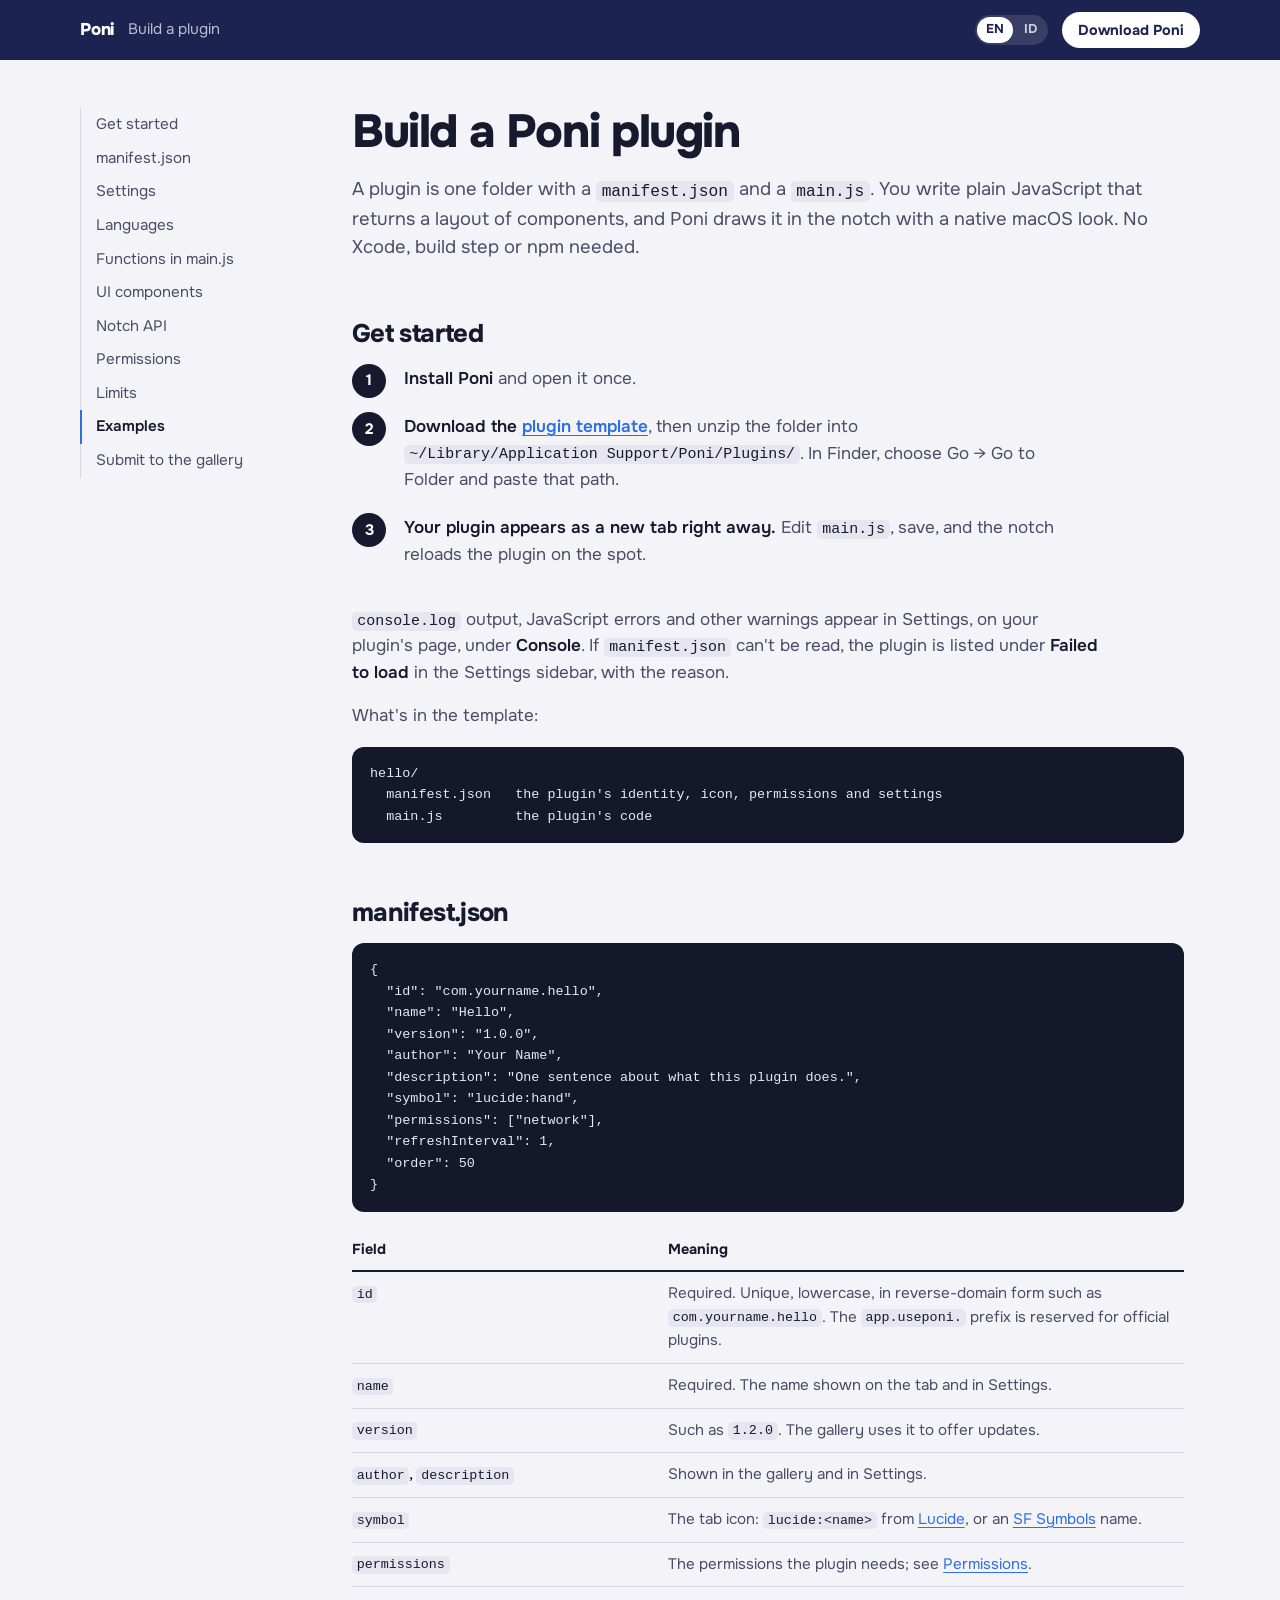
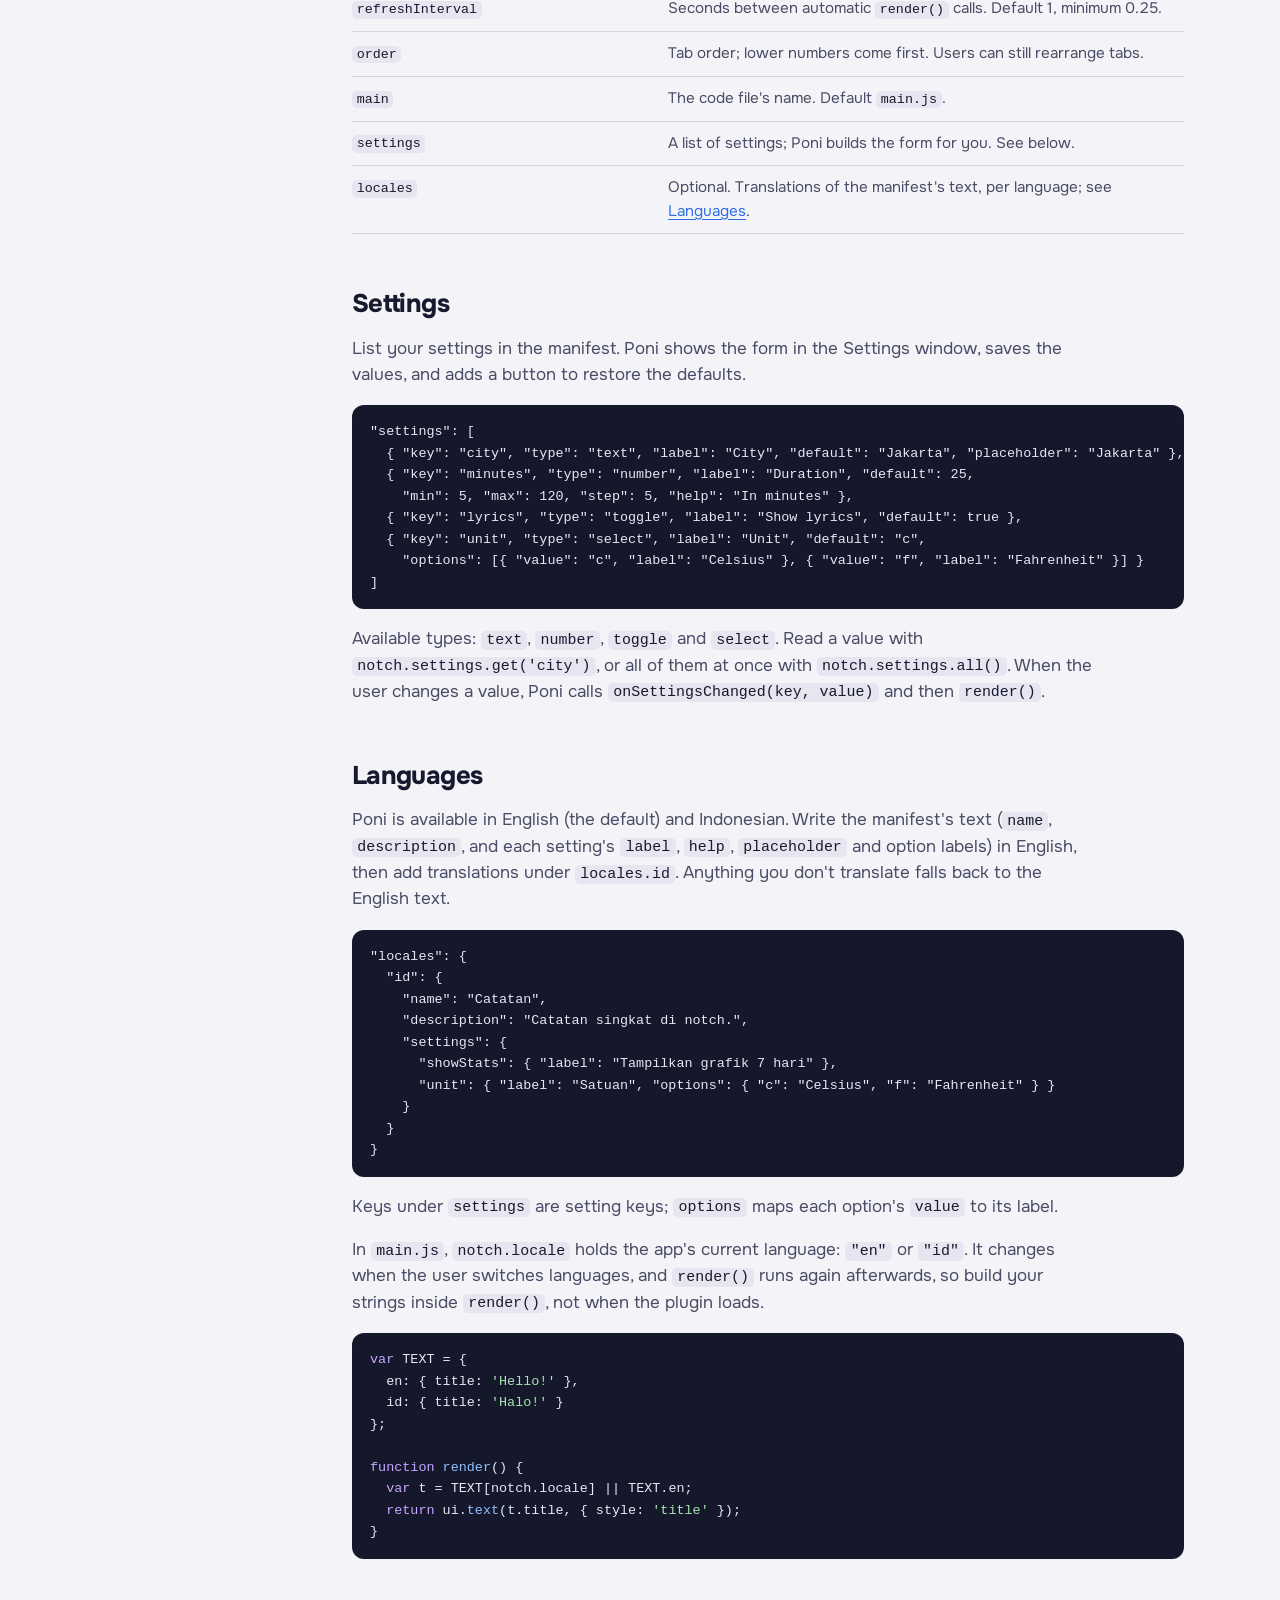
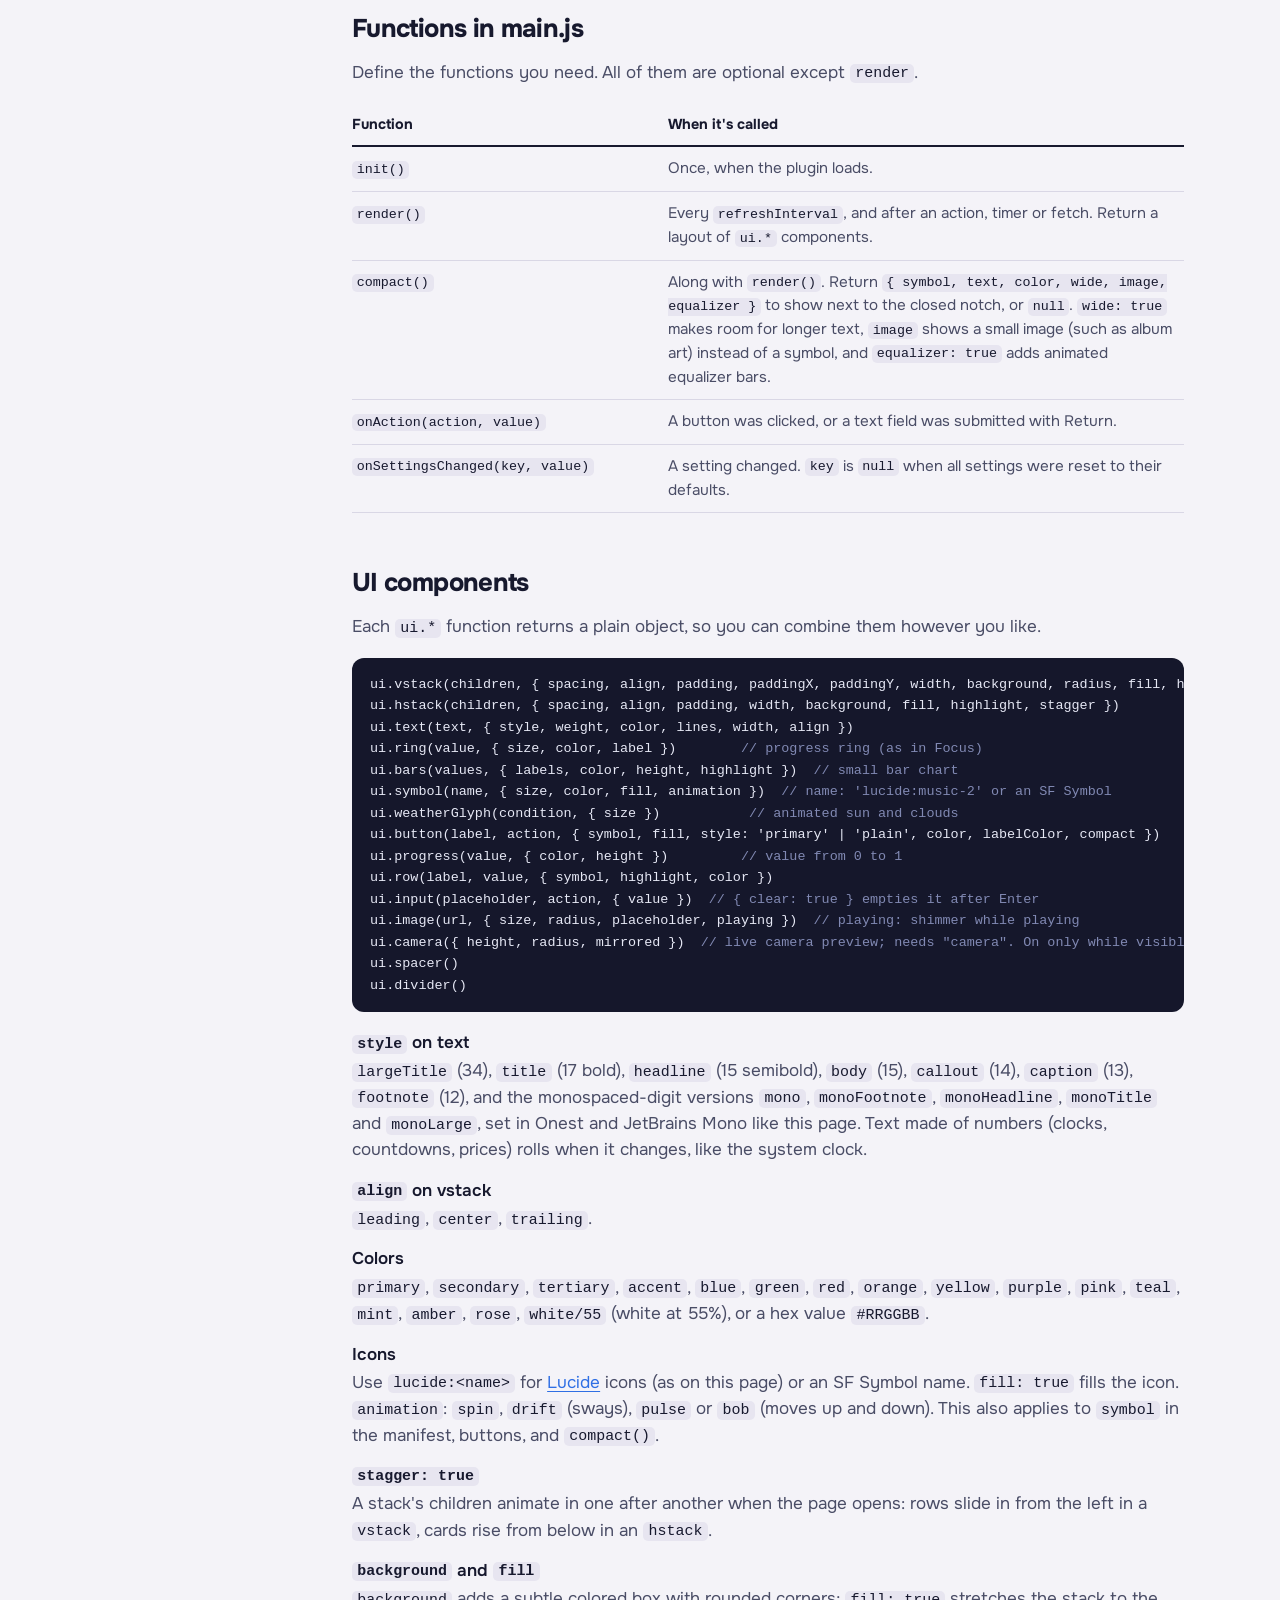
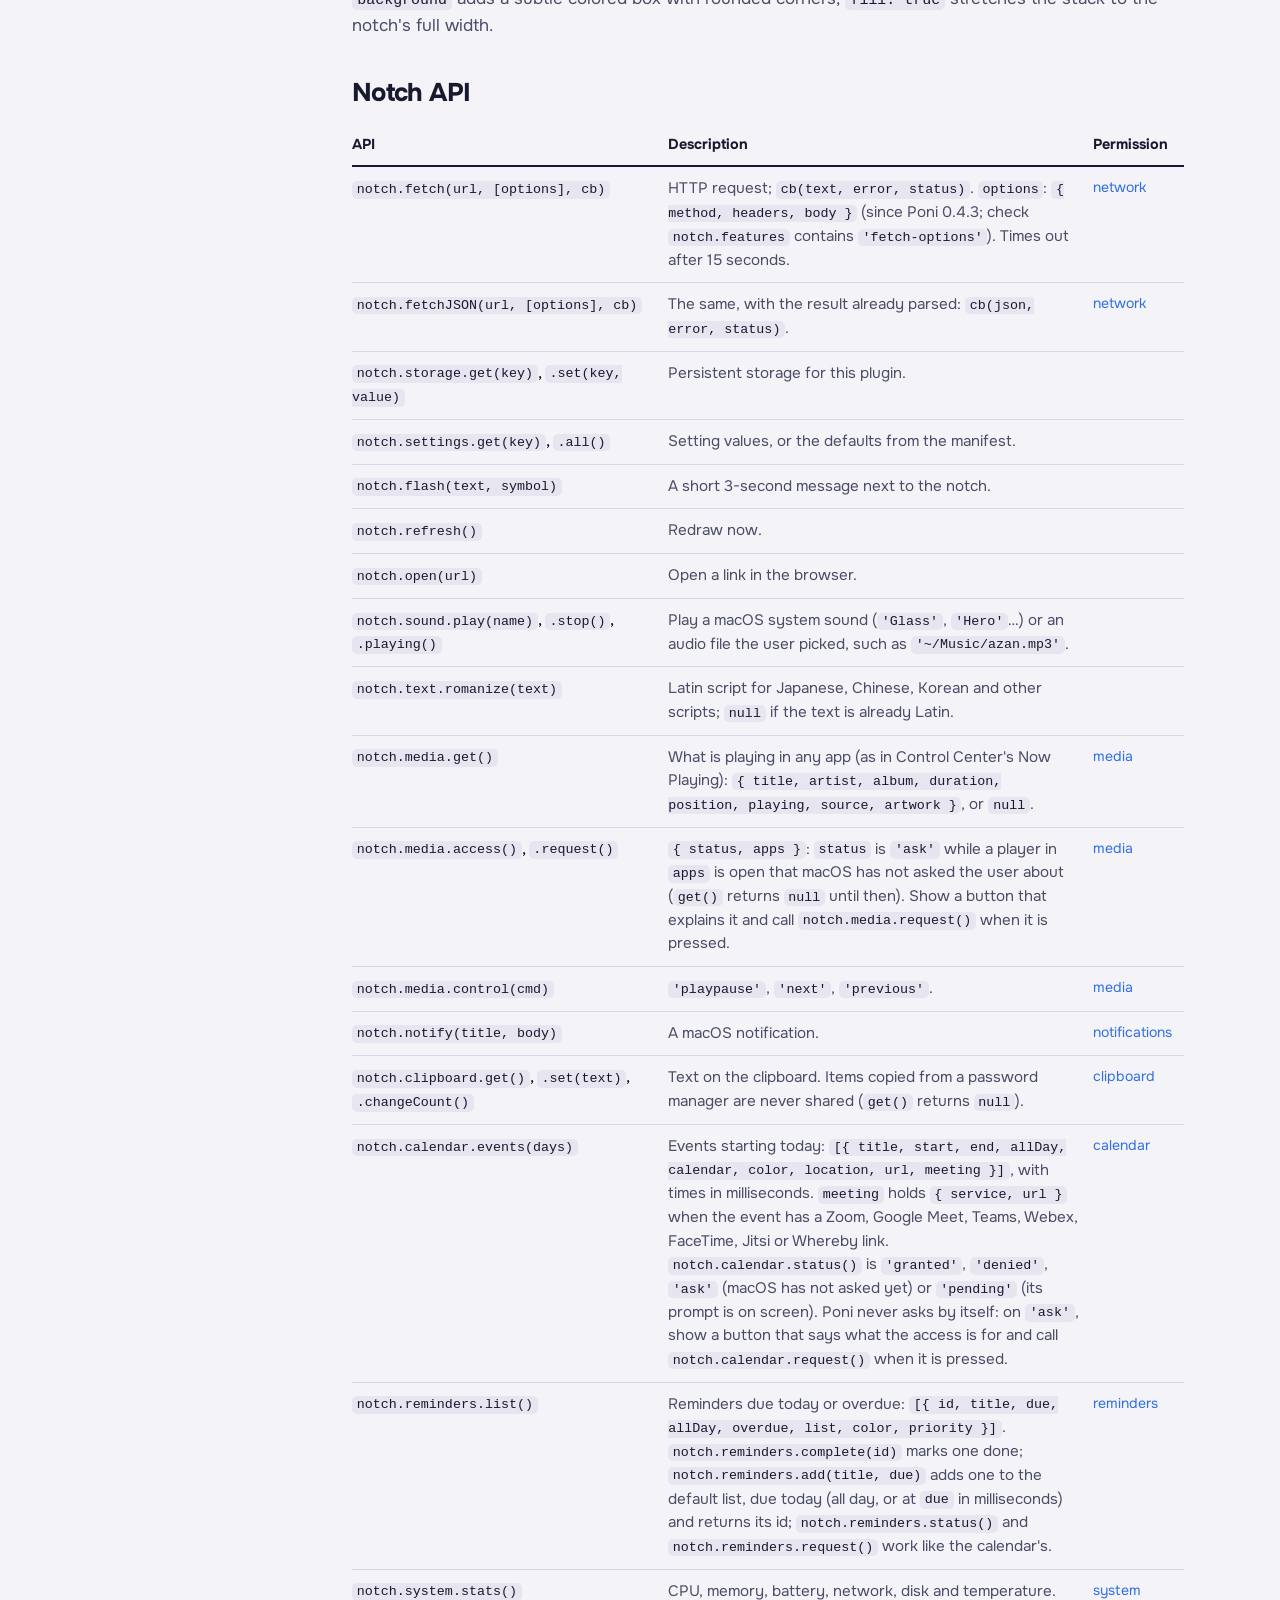
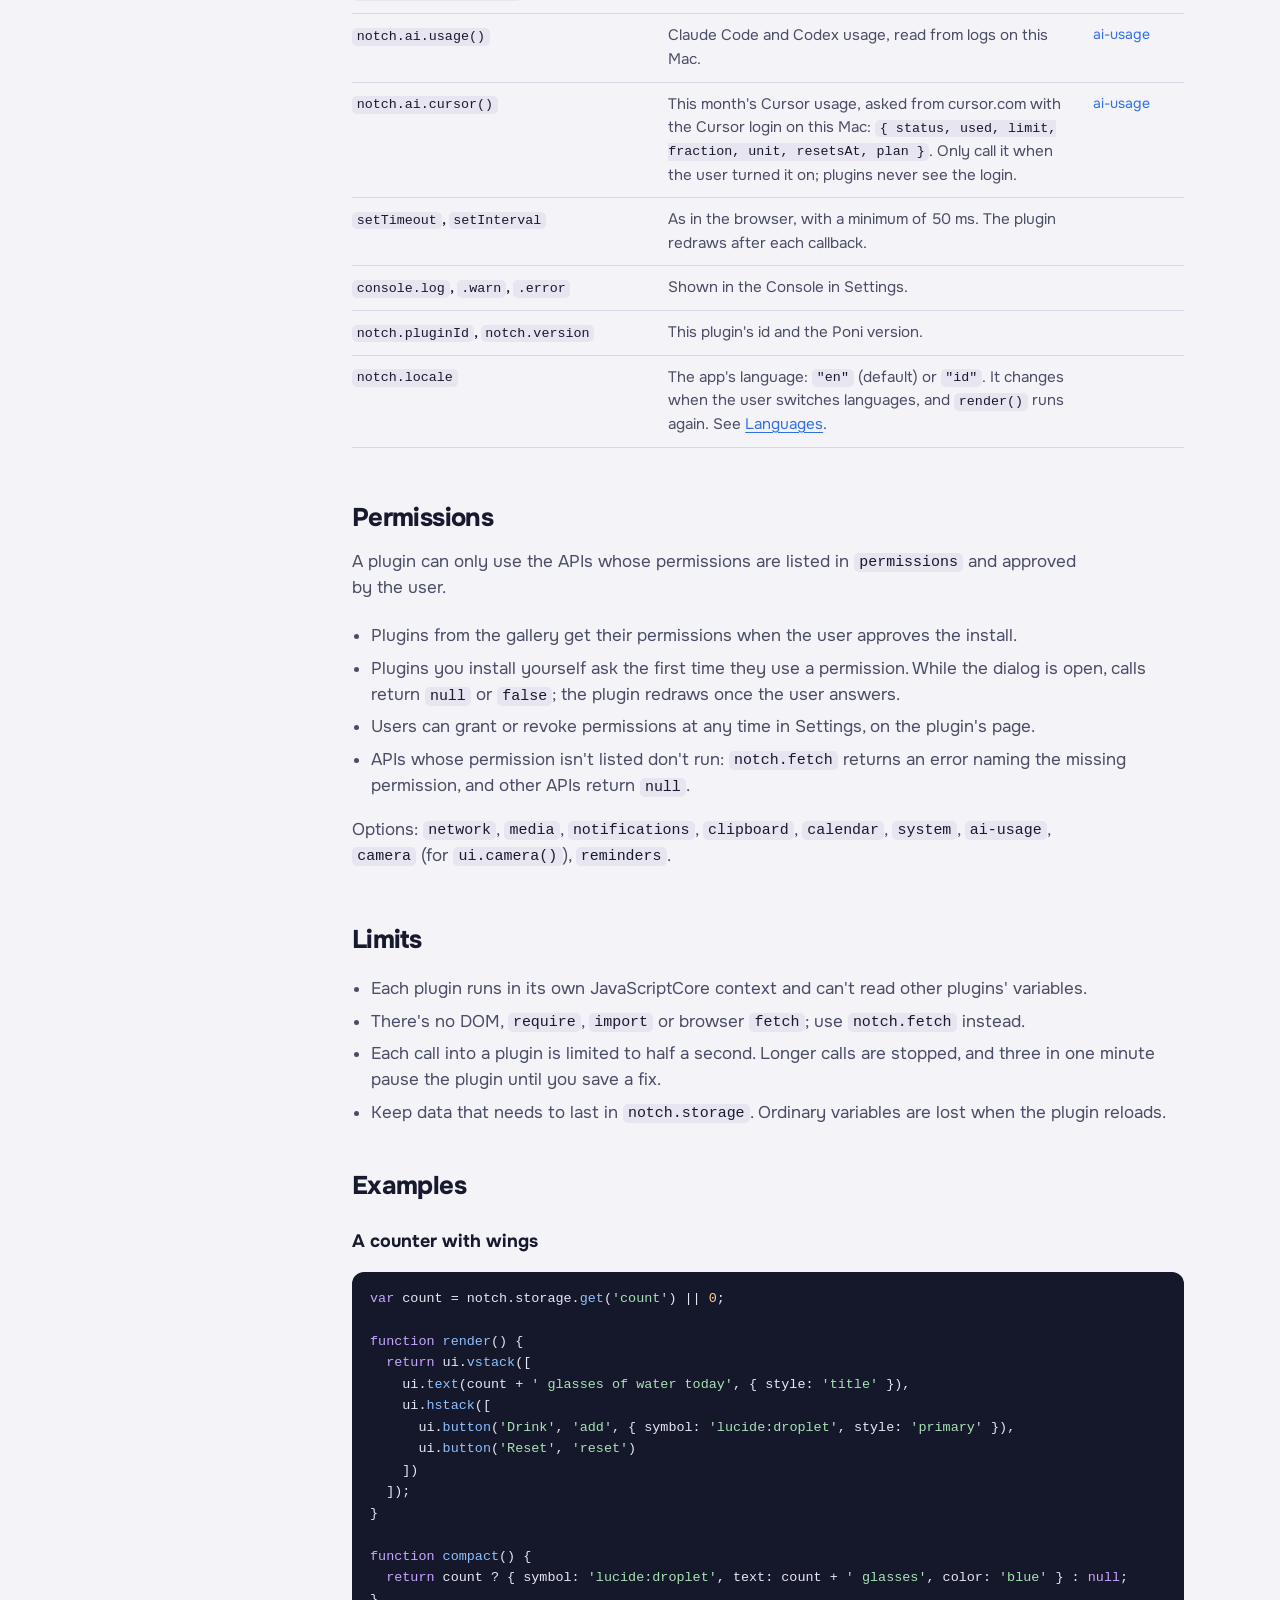
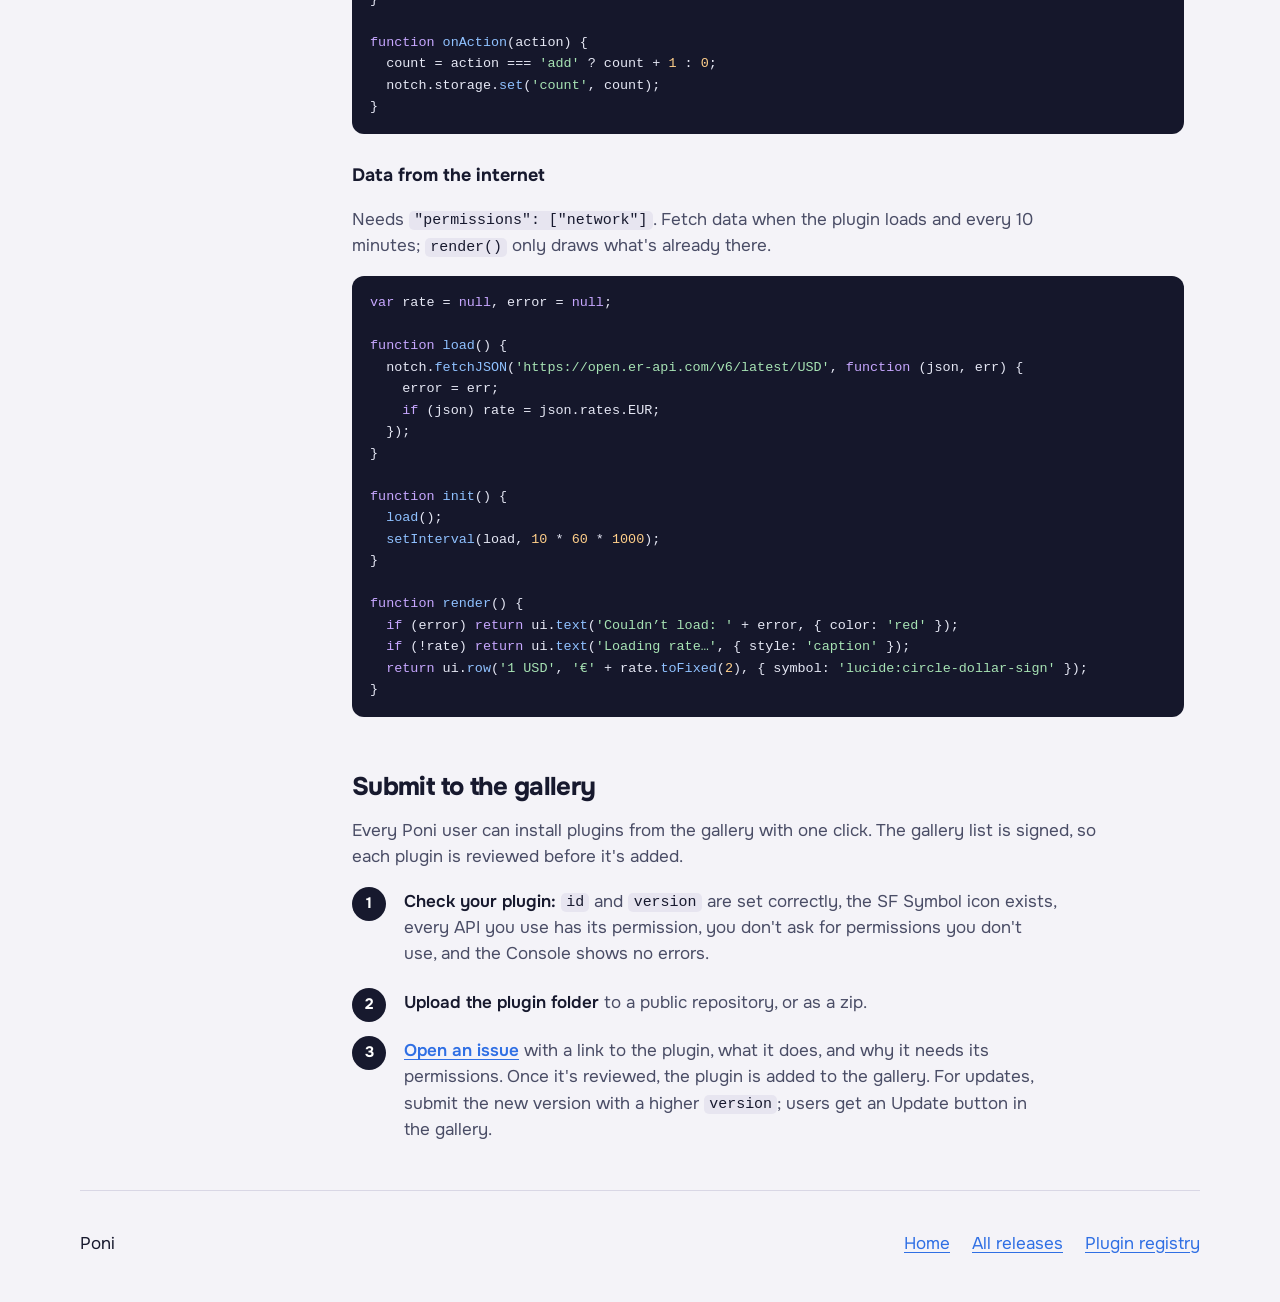
<file: sdk.html>
<!doctype html>
<html lang="en">
<head>
  <meta charset="utf-8">
  <meta name="viewport" content="width=device-width, initial-scale=1">
  <title>Build a Poni plugin</title>
  <meta name="description" content="How to build a Poni plugin in JavaScript: the manifest, UI components, the notch API, permissions, and how to submit your plugin to the gallery.">
  <meta name="theme-color" content="#1c2350">
  <link rel="icon" href="data:image/svg+xml,%3Csvg xmlns='http://www.w3.org/2000/svg' viewBox='0 0 100 100'%3E%3Cdefs%3E%3ClinearGradient id='pg' x1='0' y1='0' x2='0' y2='1'%3E%3Cstop offset='0' stop-color='%23232a66'/%3E%3Cstop offset='.6' stop-color='%234a4494'/%3E%3Cstop offset='1' stop-color='%239c88d4'/%3E%3C/linearGradient%3E%3C/defs%3E%3Crect width='100' height='100' rx='22.4' fill='url(%23pg)'/%3E%3Cpath d='M20 0H80V22A10 10 0 0 1 60 22A10 10 0 0 1 40 22A10 10 0 0 1 20 22Z' fill='%23000'/%3E%3Ccircle cx='50' cy='12' r='2.8' fill='%23599eff'/%3E%3C/svg%3E">
  <link rel="preconnect" href="https://fonts.googleapis.com">
  <link rel="preconnect" href="https://fonts.gstatic.com" crossorigin>
  <link href="https://fonts.googleapis.com/css2?family=Onest:wght@400;500;600;700;800&display=swap" rel="stylesheet">
  <link rel="stylesheet" href="style.css">
  <link rel="alternate" hreflang="en" href="sdk.html">
  <link rel="alternate" hreflang="id" href="id/sdk.html">
</head>
<body class="docs">
  <a class="skip" href="#isi">Skip to content</a>

  <header class="docs-bar">
    <a class="docs-home" href="./">Poni</a>
    <span class="docs-title">Build a plugin</span>
    <nav class="docs-lang" aria-label="Language">
      <a href="sdk.html" hreflang="en" lang="en" aria-current="true" title="English">EN</a>
      <a href="id/sdk.html" hreflang="id" lang="id" title="Bahasa Indonesia">ID</a>
    </nav>
    <a class="docs-download" id="download" href="https://github.com/muhghazaliakbar/poni-releases/releases/latest">Download Poni</a>
  </header>

  <div class="docs-layout">
    <nav class="toc" aria-label="On this page">
      <ol>
        <li><a href="#mulai">Get started</a></li>
        <li><a href="#manifest">manifest.json</a></li>
        <li><a href="#pengaturan">Settings</a></li>
        <li><a href="#bahasa">Languages</a></li>
        <li><a href="#siklus">Functions in main.js</a></li>
        <li><a href="#ui">UI components</a></li>
        <li><a href="#api">Notch API</a></li>
        <li><a href="#izin">Permissions</a></li>
        <li><a href="#batasan">Limits</a></li>
        <li><a href="#contoh">Examples</a></li>
        <li><a href="#galeri">Submit to the gallery</a></li>
      </ol>
    </nav>

    <main id="isi" class="prose">
      <h1>Build a Poni plugin</h1>
      <p class="lede-dark">A plugin is one folder with a <code>manifest.json</code> and a <code>main.js</code>. You write
        plain JavaScript that returns a layout of components, and Poni draws it in the notch with a native macOS look.
        No Xcode, build step or npm needed.</p>

      <section id="mulai">
        <h2>Get started</h2>
        <ol class="steps">
          <li><strong>Install Poni</strong> and open it once.</li>
          <li><strong>Download the <a href="downloads/poni-plugin-template.zip">plugin template</a></strong>, then unzip
            the folder into <code>~/Library/Application Support/Poni/Plugins/</code>. In Finder, choose Go → Go to Folder
            and paste that path.</li>
          <li><strong>Your plugin appears as a new tab right away.</strong> Edit <code>main.js</code>, save, and the notch
            reloads the plugin on the spot.</li>
        </ol>
        <p><code>console.log</code> output, JavaScript errors and other warnings appear in Settings, on your plugin's page,
          under <strong>Console</strong>. If <code>manifest.json</code> can't be read, the plugin is listed under
          <strong>Failed to load</strong> in the Settings sidebar, with the reason.</p>
        <p>What's in the template:</p>
<pre><code>hello/
  manifest.json   the plugin's identity, icon, permissions and settings
  main.js         the plugin's code</code></pre>
      </section>

      <section id="manifest">
        <h2>manifest.json</h2>
<pre><code>{
  "id": "com.yourname.hello",
  "name": "Hello",
  "version": "1.0.0",
  "author": "Your Name",
  "description": "One sentence about what this plugin does.",
  "symbol": "lucide:hand",
  "permissions": ["network"],
  "refreshInterval": 1,
  "order": 50
}</code></pre>
        <div class="table-wrap">
        <table class="ref">
          <thead><tr><th scope="col">Field</th><th scope="col">Meaning</th></tr></thead>
          <tbody>
            <tr><th scope="row"><code>id</code></th><td>Required. Unique, lowercase, in reverse-domain form such as <code>com.yourname.hello</code>.
              The <code>app.useponi.</code> prefix is reserved for official plugins.</td></tr>
            <tr><th scope="row"><code>name</code></th><td>Required. The name shown on the tab and in Settings.</td></tr>
            <tr><th scope="row"><code>version</code></th><td>Such as <code>1.2.0</code>. The gallery uses it to offer updates.</td></tr>
            <tr><th scope="row"><code>author</code>, <code>description</code></th><td>Shown in the gallery and in Settings.</td></tr>
            <tr><th scope="row"><code>symbol</code></th><td>The tab icon: <code>lucide:&lt;name&gt;</code> from <a href="https://lucide.dev/icons">Lucide</a>, or an <a href="https://developer.apple.com/sf-symbols/">SF Symbols</a> name.</td></tr>
            <tr><th scope="row"><code>permissions</code></th><td>The permissions the plugin needs; see <a href="#izin">Permissions</a>.</td></tr>
            <tr><th scope="row"><code>refreshInterval</code></th><td>Seconds between automatic <code>render()</code> calls. Default 1, minimum 0.25.</td></tr>
            <tr><th scope="row"><code>order</code></th><td>Tab order; lower numbers come first. Users can still rearrange tabs.</td></tr>
            <tr><th scope="row"><code>main</code></th><td>The code file's name. Default <code>main.js</code>.</td></tr>
            <tr><th scope="row"><code>settings</code></th><td>A list of settings; Poni builds the form for you. See below.</td></tr>
            <tr><th scope="row"><code>locales</code></th><td>Optional. Translations of the manifest's text, per language; see <a href="#bahasa">Languages</a>.</td></tr>
          </tbody>
        </table>
        </div>
      </section>

      <section id="pengaturan">
        <h2>Settings</h2>
        <p>List your settings in the manifest. Poni shows the form in the Settings window, saves the values, and adds a
          button to restore the defaults.</p>
<pre><code>"settings": [
  { "key": "city", "type": "text", "label": "City", "default": "Jakarta", "placeholder": "Jakarta" },
  { "key": "minutes", "type": "number", "label": "Duration", "default": 25,
    "min": 5, "max": 120, "step": 5, "help": "In minutes" },
  { "key": "lyrics", "type": "toggle", "label": "Show lyrics", "default": true },
  { "key": "unit", "type": "select", "label": "Unit", "default": "c",
    "options": [{ "value": "c", "label": "Celsius" }, { "value": "f", "label": "Fahrenheit" }] }
]</code></pre>
        <p>Available types: <code>text</code>, <code>number</code>, <code>toggle</code> and <code>select</code>.
          Read a value with <code>notch.settings.get('city')</code>, or all of them at once with
          <code>notch.settings.all()</code>. When the user changes a value, Poni calls
          <code>onSettingsChanged(key, value)</code> and then <code>render()</code>.</p>
      </section>

      <section id="bahasa">
        <h2>Languages</h2>
        <p>Poni is available in English (the default) and Indonesian. Write the manifest's text (<code>name</code>,
          <code>description</code>, and each setting's <code>label</code>, <code>help</code>, <code>placeholder</code> and
          option labels) in English, then add translations under <code>locales.id</code>. Anything you don't translate
          falls back to the English text.</p>
<pre><code>"locales": {
  "id": {
    "name": "Catatan",
    "description": "Catatan singkat di notch.",
    "settings": {
      "showStats": { "label": "Tampilkan grafik 7 hari" },
      "unit": { "label": "Satuan", "options": { "c": "Celsius", "f": "Fahrenheit" } }
    }
  }
}</code></pre>
        <p>Keys under <code>settings</code> are setting keys; <code>options</code> maps each option's <code>value</code>
          to its label.</p>
        <p>In <code>main.js</code>, <code>notch.locale</code> holds the app's current language: <code>"en"</code> or
          <code>"id"</code>. It changes when the user switches languages, and <code>render()</code> runs again afterwards,
          so build your strings inside <code>render()</code>, not when the plugin loads.</p>
<pre><code><span class="k">var</span> TEXT = {
  en: { title: <span class="s">'Hello!'</span> },
  id: { title: <span class="s">'Halo!'</span> }
};

<span class="k">function</span> <span class="f">render</span>() {
  <span class="k">var</span> t = TEXT[notch.locale] || TEXT.en;
  <span class="k">return</span> ui.<span class="f">text</span>(t.title, { style: <span class="s">'title'</span> });
}</code></pre>
      </section>

      <section id="siklus">
        <h2>Functions in main.js</h2>
        <p>Define the functions you need. All of them are optional except <code>render</code>.</p>
        <div class="table-wrap">
        <table class="ref">
          <thead><tr><th scope="col">Function</th><th scope="col">When it's called</th></tr></thead>
          <tbody>
            <tr><th scope="row"><code>init()</code></th><td>Once, when the plugin loads.</td></tr>
            <tr><th scope="row"><code>render()</code></th><td>Every <code>refreshInterval</code>, and after an action, timer or fetch.
              Return a layout of <code>ui.*</code> components.</td></tr>
            <tr><th scope="row"><code>compact()</code></th><td>Along with <code>render()</code>. Return
              <code>{ symbol, text, color, wide, image, equalizer }</code> to show next to the closed notch, or
              <code>null</code>. <code>wide: true</code> makes room for longer text, <code>image</code> shows a small image
              (such as album art) instead of a symbol, and <code>equalizer: true</code> adds animated equalizer bars.</td></tr>
            <tr><th scope="row"><code>onAction(action, value)</code></th><td>A button was clicked, or a text field was submitted with Return.</td></tr>
            <tr><th scope="row"><code>onSettingsChanged(key, value)</code></th><td>A setting changed. <code>key</code> is
              <code>null</code> when all settings were reset to their defaults.</td></tr>
          </tbody>
        </table>
        </div>
      </section>

      <section id="ui">
        <h2>UI components</h2>
        <p>Each <code>ui.*</code> function returns a plain object, so you can combine them however you like.</p>
<pre><code>ui.vstack(children, { spacing, align, padding, paddingX, paddingY, width, background, radius, fill, highlight, stagger })
ui.hstack(children, { spacing, align, padding, width, background, fill, highlight, stagger })
ui.text(text, { style, weight, color, lines, width, align })
ui.ring(value, { size, color, label })        <span class="c">// progress ring (as in Focus)</span>
ui.bars(values, { labels, color, height, highlight })  <span class="c">// small bar chart</span>
ui.symbol(name, { size, color, fill, animation })  <span class="c">// name: 'lucide:music-2' or an SF Symbol</span>
ui.weatherGlyph(condition, { size })           <span class="c">// animated sun and clouds</span>
ui.button(label, action, { symbol, fill, style: 'primary' | 'plain', color, labelColor, compact })
ui.progress(value, { color, height })         <span class="c">// value from 0 to 1</span>
ui.row(label, value, { symbol, highlight, color })
ui.input(placeholder, action, { value })  <span class="c">// { clear: true } empties it after Enter</span>
ui.image(url, { size, radius, placeholder, playing })  <span class="c">// playing: shimmer while playing</span>
ui.camera({ height, radius, mirrored })  <span class="c">// live camera preview; needs "camera". On only while visible</span>
ui.spacer()
ui.divider()</code></pre>
        <dl class="defs">
          <div><dt><code>style</code> on text</dt><dd><code>largeTitle</code> (34), <code>title</code> (17 bold),
            <code>headline</code> (15 semibold), <code>body</code> (15), <code>callout</code> (14), <code>caption</code> (13),
            <code>footnote</code> (12), and the monospaced-digit versions <code>mono</code>, <code>monoFootnote</code>,
            <code>monoHeadline</code>, <code>monoTitle</code> and <code>monoLarge</code>, set in Onest and JetBrains Mono like this page. Text made of
            numbers (clocks, countdowns, prices) rolls when it changes, like the system clock.</dd></div>
          <div><dt><code>align</code> on vstack</dt><dd><code>leading</code>, <code>center</code>, <code>trailing</code>.</dd></div>
          <div><dt>Colors</dt><dd><code>primary</code>, <code>secondary</code>, <code>tertiary</code>, <code>accent</code>,
            <code>blue</code>, <code>green</code>, <code>red</code>, <code>orange</code>, <code>yellow</code>,
            <code>purple</code>, <code>pink</code>, <code>teal</code>, <code>mint</code>, <code>amber</code>, <code>rose</code>,
            <code>white/55</code> (white at 55%), or a hex value <code>#RRGGBB</code>.</dd></div>
          <div><dt>Icons</dt><dd>Use <code>lucide:&lt;name&gt;</code> for <a href="https://lucide.dev/icons">Lucide</a> icons
            (as on this page) or an SF Symbol name. <code>fill: true</code> fills the icon. <code>animation</code>:
            <code>spin</code>, <code>drift</code> (sways), <code>pulse</code> or <code>bob</code> (moves up and down).
            This also applies to <code>symbol</code> in the manifest, buttons, and <code>compact()</code>.</dd></div>
          <div><dt><code>stagger: true</code></dt><dd>A stack's children animate in one after another when the page opens:
            rows slide in from the left in a <code>vstack</code>, cards rise from below in an <code>hstack</code>.</dd></div>
          <div><dt><code>background</code> and <code>fill</code></dt><dd><code>background</code> adds a subtle colored box
            with rounded corners; <code>fill: true</code> stretches the stack to the notch's full width.</dd></div>
        </dl>
      </section>

      <section id="api">
        <h2>Notch API</h2>
        <div class="table-wrap">
        <table class="ref">
          <thead><tr><th scope="col">API</th><th scope="col">Description</th><th scope="col">Permission</th></tr></thead>
          <tbody>
            <tr><th scope="row"><code>notch.fetch(url, [options], cb)</code></th><td>HTTP request; <code>cb(text, error, status)</code>. <code>options</code>: <code>{ method, headers, body }</code> (since Poni 0.4.3; check <code>notch.features</code> contains <code>'fetch-options'</code>). Times out after 15 seconds.</td><td>network</td></tr>
            <tr><th scope="row"><code>notch.fetchJSON(url, [options], cb)</code></th><td>The same, with the result already parsed: <code>cb(json, error, status)</code>.</td><td>network</td></tr>
            <tr><th scope="row"><code>notch.storage.get(key)</code>, <code>.set(key, value)</code></th><td>Persistent storage for this plugin.</td><td></td></tr>
            <tr><th scope="row"><code>notch.settings.get(key)</code>, <code>.all()</code></th><td>Setting values, or the defaults from the manifest.</td><td></td></tr>
            <tr><th scope="row"><code>notch.flash(text, symbol)</code></th><td>A short 3-second message next to the notch.</td><td></td></tr>
            <tr><th scope="row"><code>notch.refresh()</code></th><td>Redraw now.</td><td></td></tr>
            <tr><th scope="row"><code>notch.open(url)</code></th><td>Open a link in the browser.</td><td></td></tr>
            <tr><th scope="row"><code>notch.sound.play(name)</code>, <code>.stop()</code>, <code>.playing()</code></th><td>Play a macOS system sound (<code>'Glass'</code>, <code>'Hero'</code>…) or an audio file the user picked, such as <code>'~/Music/azan.mp3'</code>.</td><td></td></tr>
            <tr><th scope="row"><code>notch.text.romanize(text)</code></th><td>Latin script for Japanese, Chinese, Korean and other scripts; <code>null</code> if the text is already Latin.</td><td></td></tr>
            <tr><th scope="row"><code>notch.media.get()</code></th><td>What is playing in any app (as in Control Center's Now Playing): <code>{ title, artist, album, duration, position, playing, source, artwork }</code>, or <code>null</code>.</td><td>media</td></tr>
            <tr><th scope="row"><code>notch.media.access()</code>, <code>.request()</code></th><td><code>{ status, apps }</code>: <code>status</code> is <code>'ask'</code> while a player in <code>apps</code> is open that macOS has not asked the user about (<code>get()</code> returns <code>null</code> until then). Show a button that explains it and call <code>notch.media.request()</code> when it is pressed.</td><td>media</td></tr>
            <tr><th scope="row"><code>notch.media.control(cmd)</code></th><td><code>'playpause'</code>, <code>'next'</code>, <code>'previous'</code>.</td><td>media</td></tr>
            <tr><th scope="row"><code>notch.notify(title, body)</code></th><td>A macOS notification.</td><td>notifications</td></tr>
            <tr><th scope="row"><code>notch.clipboard.get()</code>, <code>.set(text)</code>, <code>.changeCount()</code></th><td>Text on the clipboard. Items copied from a password manager are never shared (<code>get()</code> returns <code>null</code>).</td><td>clipboard</td></tr>
            <tr><th scope="row"><code>notch.calendar.events(days)</code></th><td>Events starting today: <code>[{ title, start, end, allDay, calendar, color, location, url, meeting }]</code>, with times in milliseconds. <code>meeting</code> holds <code>{ service, url }</code> when the event has a Zoom, Google Meet, Teams, Webex, FaceTime, Jitsi or Whereby link. <code>notch.calendar.status()</code> is <code>'granted'</code>, <code>'denied'</code>, <code>'ask'</code> (macOS has not asked yet) or <code>'pending'</code> (its prompt is on screen). Poni never asks by itself: on <code>'ask'</code>, show a button that says what the access is for and call <code>notch.calendar.request()</code> when it is pressed.</td><td>calendar</td></tr>
            <tr><th scope="row"><code>notch.reminders.list()</code></th><td>Reminders due today or overdue: <code>[{ id, title, due, allDay, overdue, list, color, priority }]</code>. <code>notch.reminders.complete(id)</code> marks one done; <code>notch.reminders.add(title, due)</code> adds one to the default list, due today (all day, or at <code>due</code> in milliseconds) and returns its id; <code>notch.reminders.status()</code> and <code>notch.reminders.request()</code> work like the calendar's.</td><td>reminders</td></tr>
            <tr><th scope="row"><code>notch.system.stats()</code></th><td>CPU, memory, battery, network, disk and temperature.</td><td>system</td></tr>
            <tr><th scope="row"><code>notch.ai.usage()</code></th><td>Claude Code and Codex usage, read from logs on this Mac.</td><td>ai-usage</td></tr>
            <tr><th scope="row"><code>notch.ai.cursor()</code></th><td>This month's Cursor usage, asked from cursor.com with the Cursor login on this Mac: <code>{ status, used, limit, fraction, unit, resetsAt, plan }</code>. Only call it when the user turned it on; plugins never see the login.</td><td>ai-usage</td></tr>
            <tr><th scope="row"><code>setTimeout</code>, <code>setInterval</code></th><td>As in the browser, with a minimum of 50 ms. The plugin redraws after each callback.</td><td></td></tr>
            <tr><th scope="row"><code>console.log</code>, <code>.warn</code>, <code>.error</code></th><td>Shown in the Console in Settings.</td><td></td></tr>
            <tr><th scope="row"><code>notch.pluginId</code>, <code>notch.version</code></th><td>This plugin's id and the Poni version.</td><td></td></tr>
            <tr><th scope="row"><code>notch.locale</code></th><td>The app's language: <code>"en"</code> (default) or <code>"id"</code>. It changes when the user switches languages, and <code>render()</code> runs again. See <a href="#bahasa">Languages</a>.</td><td></td></tr>
          </tbody>
        </table>
        </div>
      </section>

      <section id="izin">
        <h2>Permissions</h2>
        <p>A plugin can only use the APIs whose permissions are listed in <code>permissions</code> and approved by the user.</p>
        <ul class="facts">
          <li>Plugins from the gallery get their permissions when the user approves the install.</li>
          <li>Plugins you install yourself ask the first time they use a permission. While the dialog is open, calls return
            <code>null</code> or <code>false</code>; the plugin redraws once the user answers.</li>
          <li>Users can grant or revoke permissions at any time in Settings, on the plugin's page.</li>
          <li>APIs whose permission isn't listed don't run: <code>notch.fetch</code> returns an error naming the missing
            permission, and other APIs return <code>null</code>.</li>
        </ul>
        <p>Options: <code>network</code>, <code>media</code>, <code>notifications</code>, <code>clipboard</code>,
          <code>calendar</code>, <code>system</code>, <code>ai-usage</code>, <code>camera</code> (for <code>ui.camera()</code>), <code>reminders</code>.</p>
      </section>

      <section id="batasan">
        <h2>Limits</h2>
        <ul class="facts">
          <li>Each plugin runs in its own JavaScriptCore context and can't read other plugins' variables.</li>
          <li>There's no DOM, <code>require</code>, <code>import</code> or browser <code>fetch</code>; use
            <code>notch.fetch</code> instead.</li>
          <li>Each call into a plugin is limited to half a second. Longer calls are stopped, and three in one minute pause the
            plugin until you save a fix.</li>
          <li>Keep data that needs to last in <code>notch.storage</code>. Ordinary variables are lost when the plugin reloads.</li>
        </ul>
      </section>

      <section id="contoh">
        <h2>Examples</h2>
        <h3>A counter with wings</h3>
<pre><code><span class="k">var</span> count = notch.storage.<span class="f">get</span>(<span class="s">'count'</span>) || <span class="n">0</span>;

<span class="k">function</span> <span class="f">render</span>() {
  <span class="k">return</span> ui.<span class="f">vstack</span>([
    ui.<span class="f">text</span>(count + <span class="s">' glasses of water today'</span>, { style: <span class="s">'title'</span> }),
    ui.<span class="f">hstack</span>([
      ui.<span class="f">button</span>(<span class="s">'Drink'</span>, <span class="s">'add'</span>, { symbol: <span class="s">'lucide:droplet'</span>, style: <span class="s">'primary'</span> }),
      ui.<span class="f">button</span>(<span class="s">'Reset'</span>, <span class="s">'reset'</span>)
    ])
  ]);
}

<span class="k">function</span> <span class="f">compact</span>() {
  <span class="k">return</span> count ? { symbol: <span class="s">'lucide:droplet'</span>, text: count + <span class="s">' glasses'</span>, color: <span class="s">'blue'</span> } : <span class="k">null</span>;
}

<span class="k">function</span> <span class="f">onAction</span>(action) {
  count = action === <span class="s">'add'</span> ? count + <span class="n">1</span> : <span class="n">0</span>;
  notch.storage.<span class="f">set</span>(<span class="s">'count'</span>, count);
}</code></pre>

        <h3>Data from the internet</h3>
        <p>Needs <code>"permissions": ["network"]</code>. Fetch data when the plugin loads and every 10 minutes;
          <code>render()</code> only draws what's already there.</p>
<pre><code><span class="k">var</span> rate = <span class="k">null</span>, error = <span class="k">null</span>;

<span class="k">function</span> <span class="f">load</span>() {
  notch.<span class="f">fetchJSON</span>(<span class="s">'https://open.er-api.com/v6/latest/USD'</span>, <span class="k">function</span> (json, err) {
    error = err;
    <span class="k">if</span> (json) rate = json.rates.EUR;
  });
}

<span class="k">function</span> <span class="f">init</span>() {
  <span class="f">load</span>();
  <span class="f">setInterval</span>(load, <span class="n">10</span> * <span class="n">60</span> * <span class="n">1000</span>);
}

<span class="k">function</span> <span class="f">render</span>() {
  <span class="k">if</span> (error) <span class="k">return</span> ui.<span class="f">text</span>(<span class="s">'Couldn’t load: '</span> + error, { color: <span class="s">'red'</span> });
  <span class="k">if</span> (!rate) <span class="k">return</span> ui.<span class="f">text</span>(<span class="s">'Loading rate…'</span>, { style: <span class="s">'caption'</span> });
  <span class="k">return</span> ui.<span class="f">row</span>(<span class="s">'1 USD'</span>, <span class="s">'€'</span> + rate.<span class="f">toFixed</span>(<span class="n">2</span>), { symbol: <span class="s">'lucide:circle-dollar-sign'</span> });
}</code></pre>
      </section>

      <section id="galeri">
        <h2>Submit to the gallery</h2>
        <p>Every Poni user can install plugins from the gallery with one click. The gallery list is signed, so each plugin
          is reviewed before it's added.</p>
        <ol class="steps">
          <li><strong>Check your plugin:</strong> <code>id</code> and <code>version</code> are set correctly, the SF Symbol
            icon exists, every API you use has its permission, you don't ask for permissions you don't use, and the Console
            shows no errors.</li>
          <li><strong>Upload the plugin folder</strong> to a public repository, or as a zip.</li>
          <li><strong><a href="https://github.com/muhghazaliakbar/poni-releases/issues/new?title=Plugin%3A%20">Open an issue</a></strong>
            with a link to the plugin, what it does, and why it needs its permissions. Once it's reviewed, the plugin is
            added to the gallery. For updates, submit the new version with a higher <code>version</code>; users get an
            Update button in the gallery.</li>
        </ol>
      </section>
    </main>
  </div>

  <footer class="foot">
    <p>Poni</p>
    <nav aria-label="Links">
      <a href="./">Home</a>
      <a href="https://github.com/muhghazaliakbar/poni-releases/releases">All releases</a>
      <a href="https://github.com/muhghazaliakbar/poni-releases/tree/main/registry">Plugin registry</a>
    </nav>
  </footer>

  <script>
    // Highlight the section being read in the table of contents.
    const links = [...document.querySelectorAll(".toc a")];
    const seen = new IntersectionObserver((entries) => {
      entries.forEach((e) => {
        if (!e.isIntersecting) return;
        links.forEach((a) => a.setAttribute("aria-current", String(a.hash === "#" + e.target.id)));
      });
    }, { rootMargin: "-20% 0px -70% 0px" });
    document.querySelectorAll(".prose section").forEach((s) => seen.observe(s));

    // Same live download link as the landing page.
    fetch("https://api.github.com/repos/muhghazaliakbar/poni-releases/releases/latest")
      .then((r) => (r.ok ? r.json() : Promise.reject(r.status)))
      .then((rel) => {
        const dmg = (rel.assets || []).find((a) => a.name.endsWith(".dmg"));
        if (dmg) document.getElementById("download").href = dmg.browser_download_url;
      })
      .catch(() => {});
  </script>
</body>
</html>
</file>
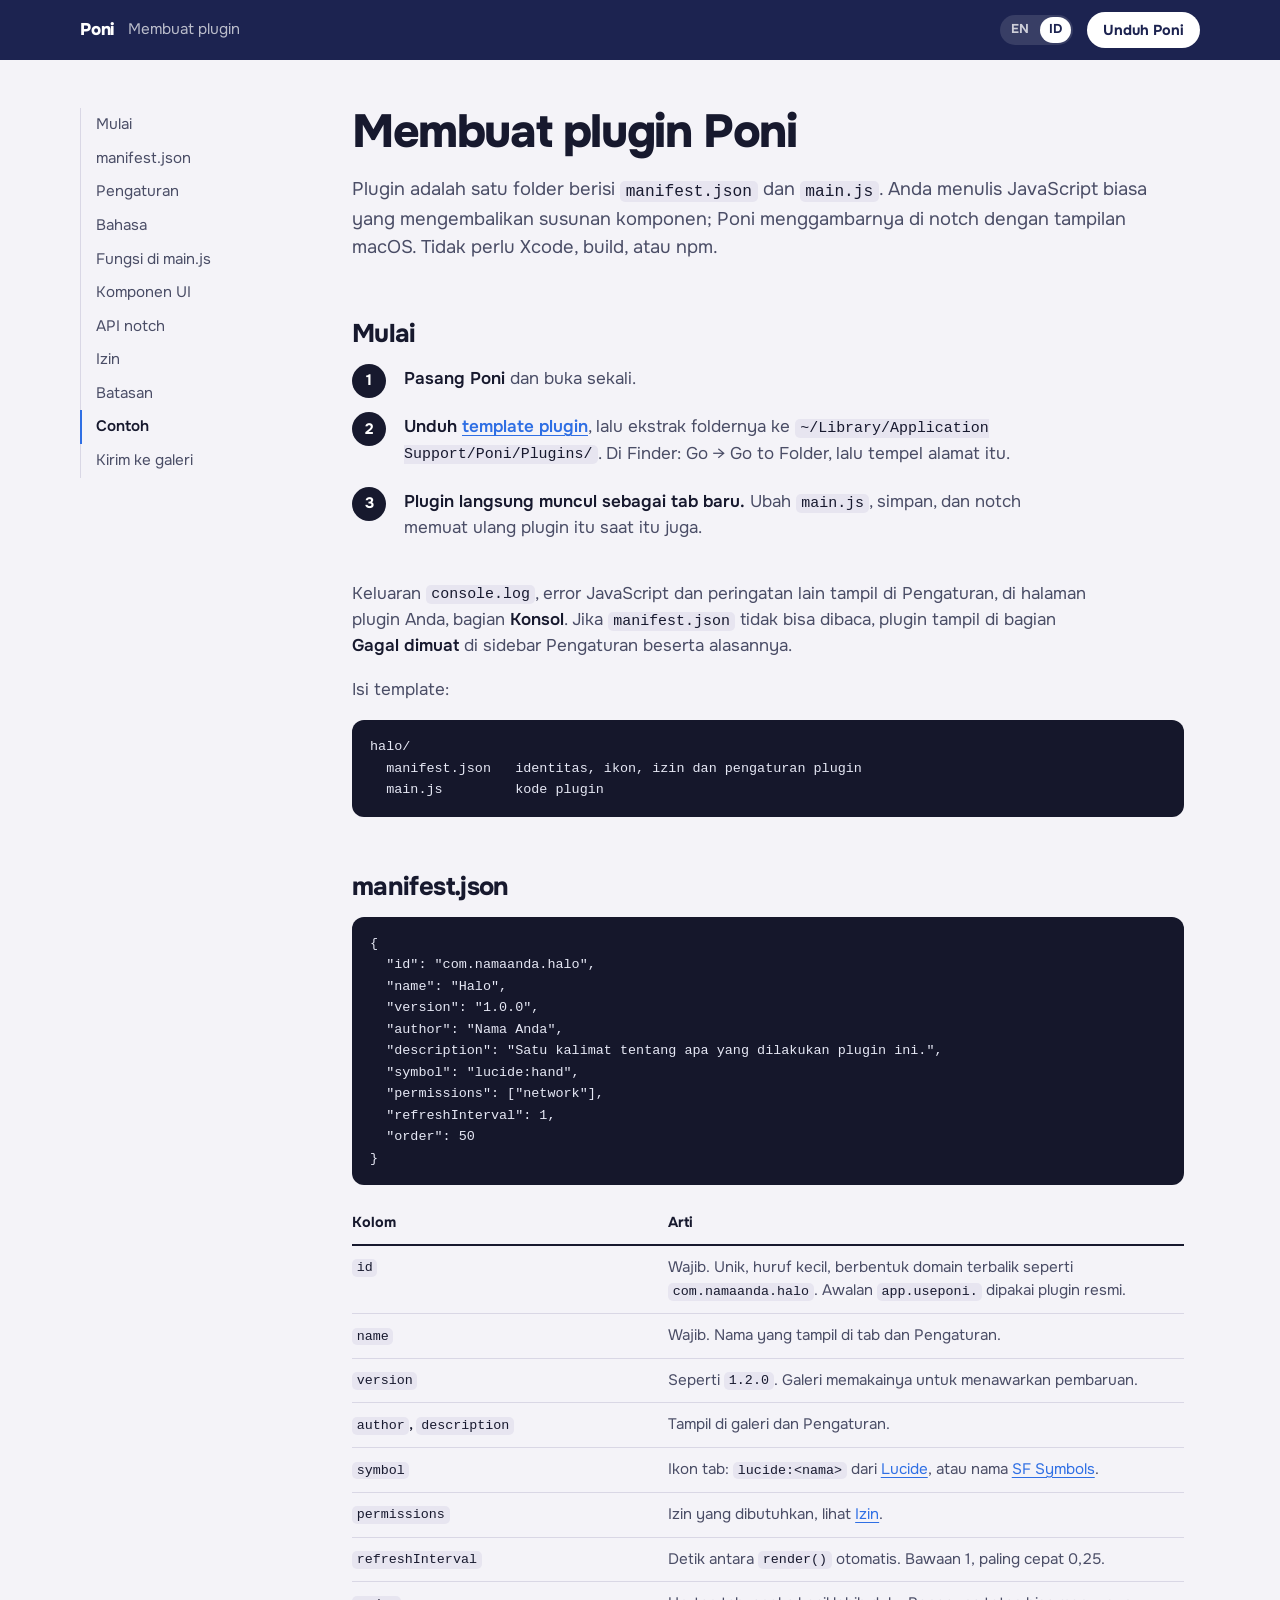
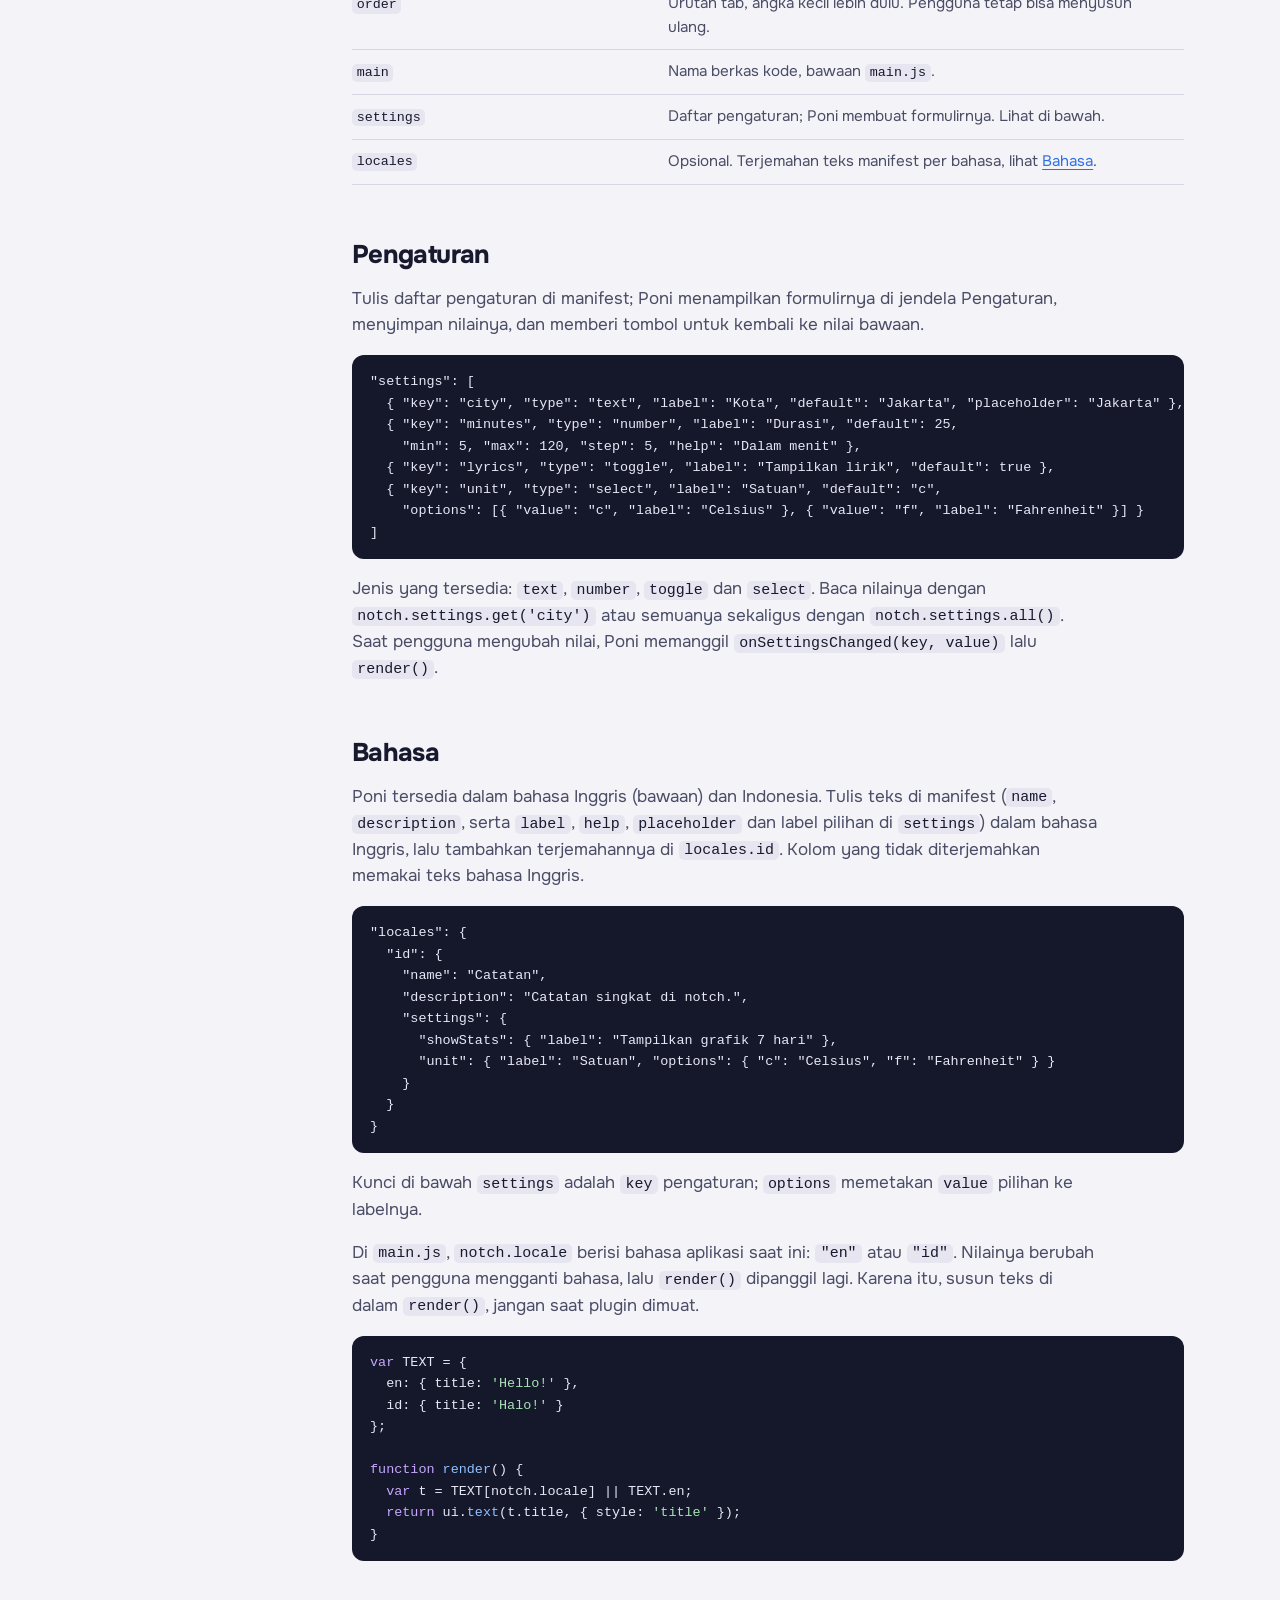
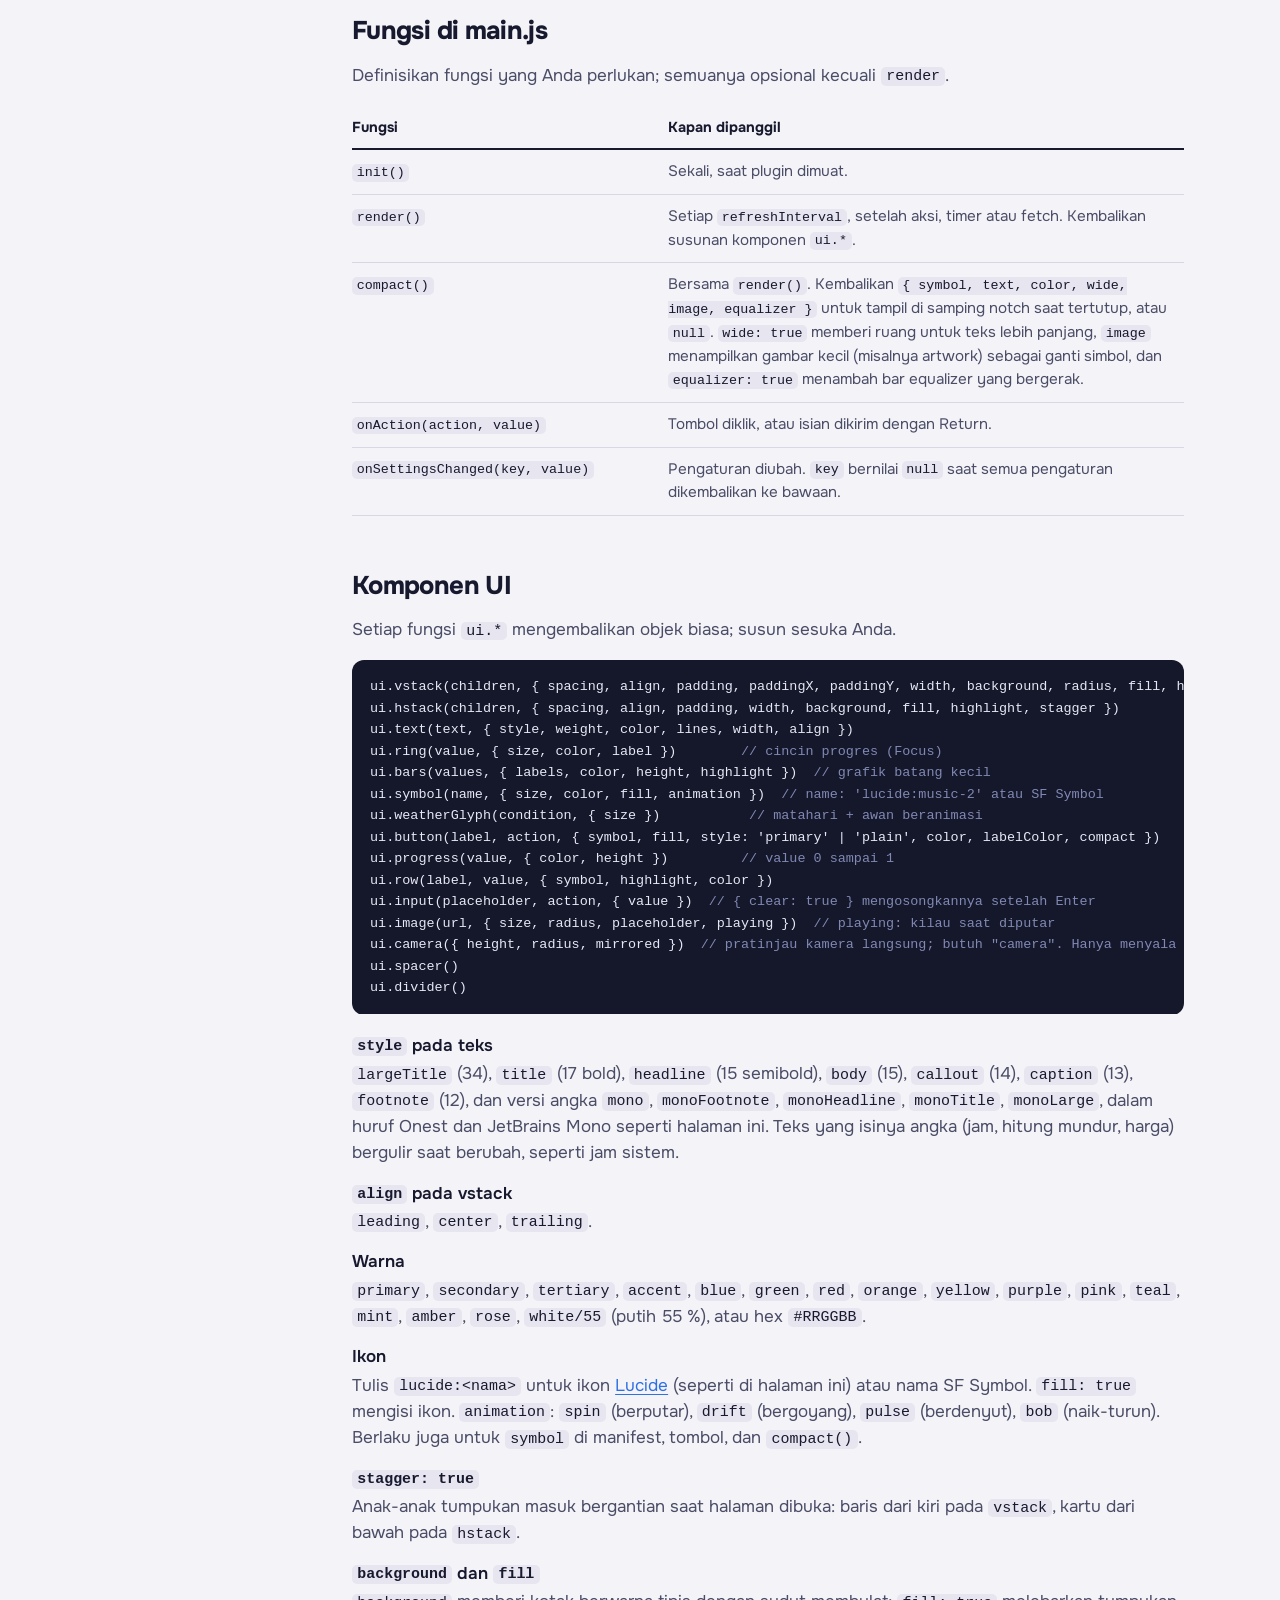
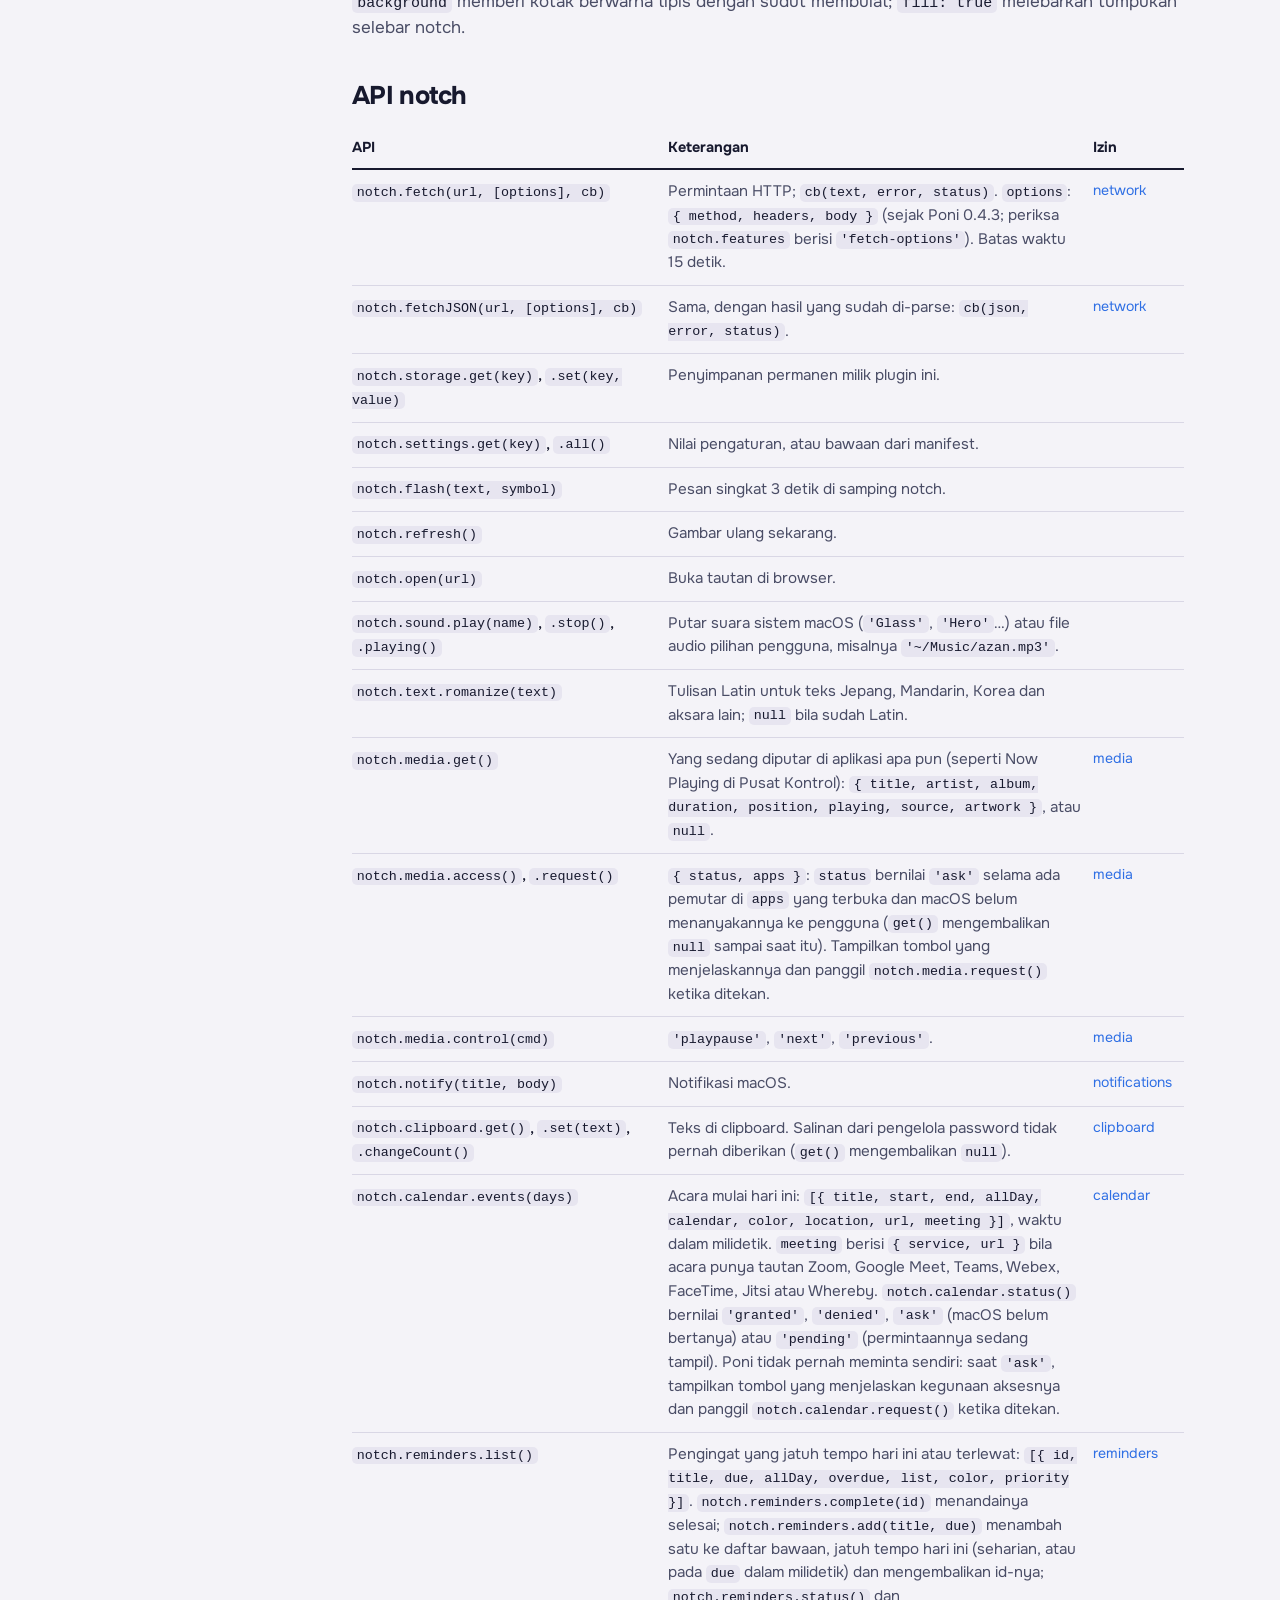
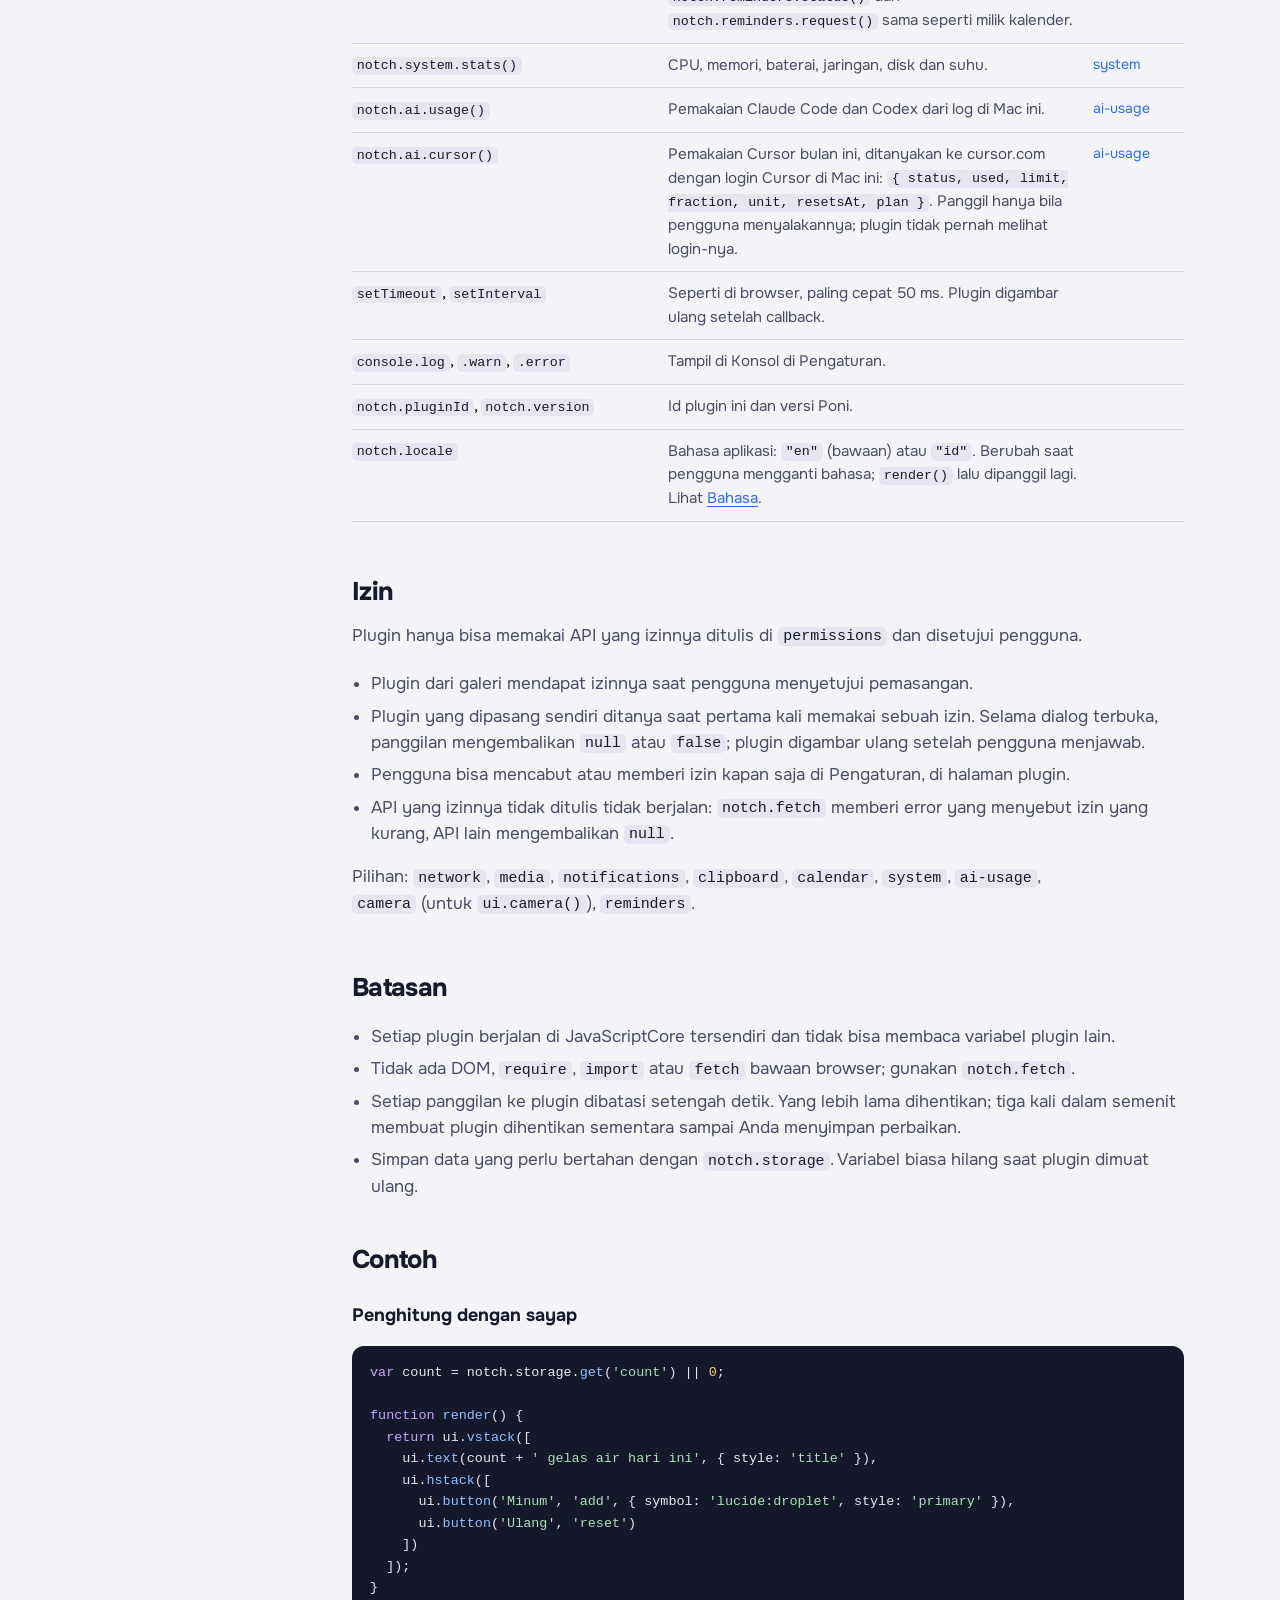
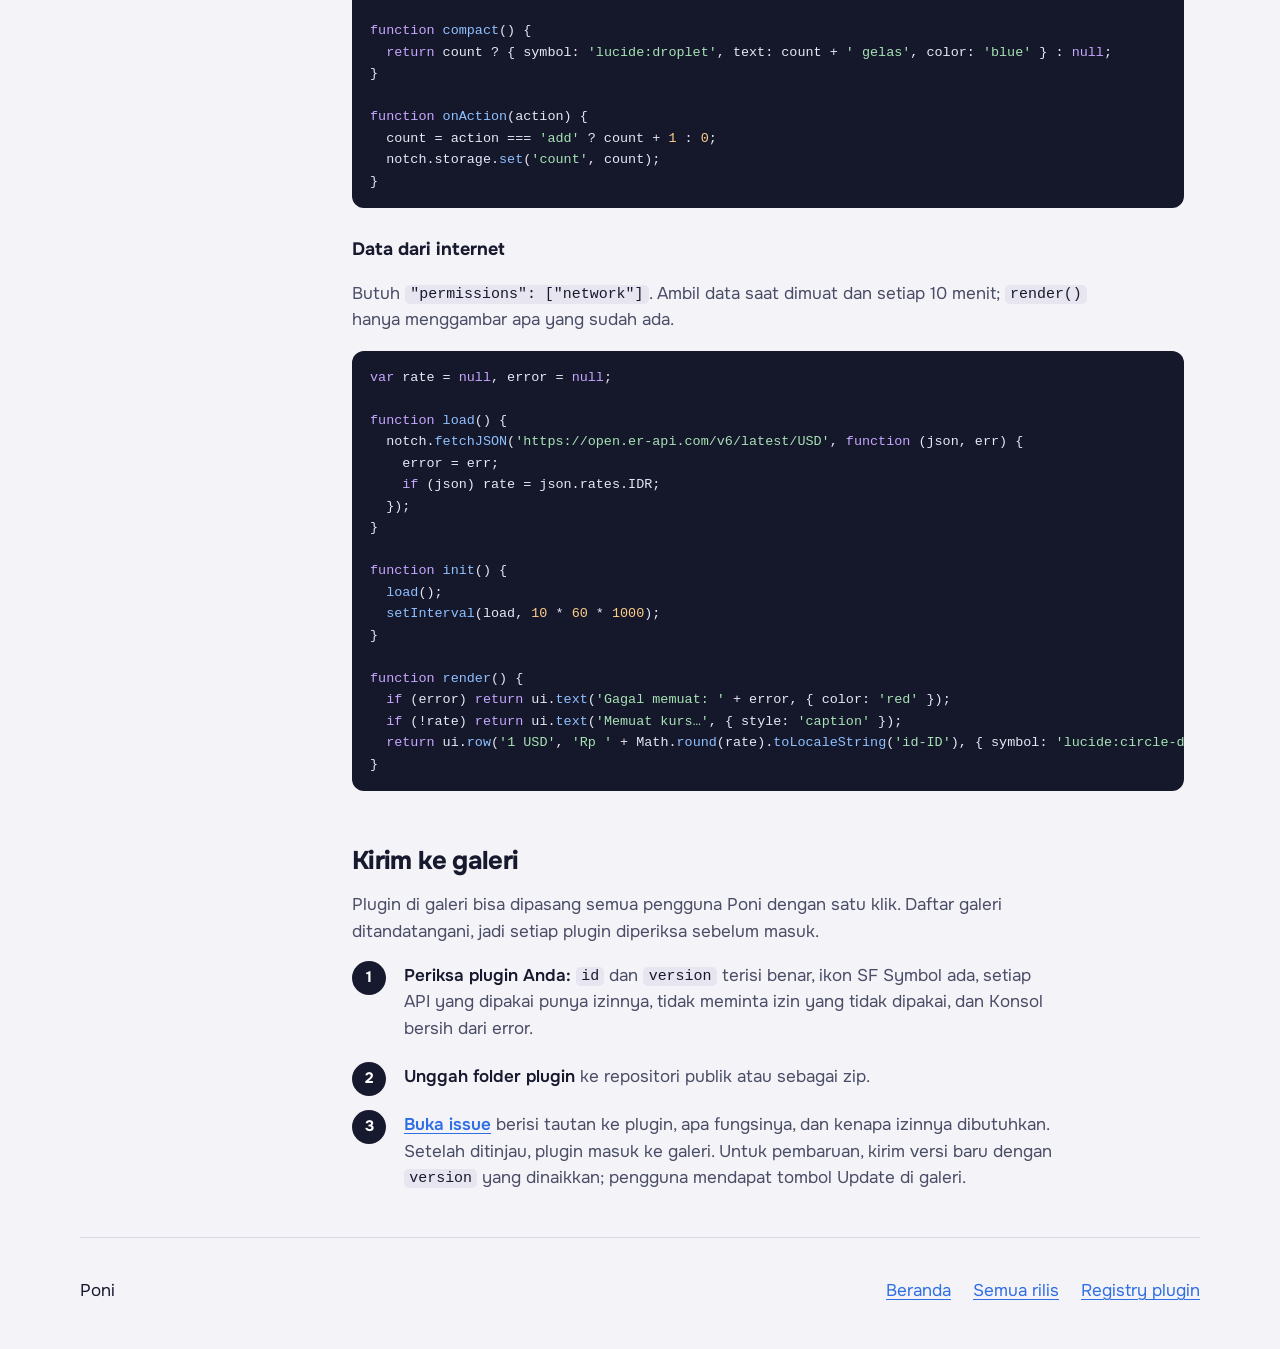
<file: id/sdk.html>
<!doctype html>
<html lang="id">
<head>
  <meta charset="utf-8">
  <meta name="viewport" content="width=device-width, initial-scale=1">
  <title>Membuat plugin Poni</title>
  <meta name="description" content="Panduan membuat plugin Poni dengan JavaScript: manifest, komponen UI, API notch, izin, dan cara mengirim plugin ke galeri.">
  <meta name="theme-color" content="#1c2350">
  <link rel="icon" href="data:image/svg+xml,%3Csvg xmlns='http://www.w3.org/2000/svg' viewBox='0 0 100 100'%3E%3Cdefs%3E%3ClinearGradient id='pg' x1='0' y1='0' x2='0' y2='1'%3E%3Cstop offset='0' stop-color='%23232a66'/%3E%3Cstop offset='.6' stop-color='%234a4494'/%3E%3Cstop offset='1' stop-color='%239c88d4'/%3E%3C/linearGradient%3E%3C/defs%3E%3Crect width='100' height='100' rx='22.4' fill='url(%23pg)'/%3E%3Cpath d='M20 0H80V22A10 10 0 0 1 60 22A10 10 0 0 1 40 22A10 10 0 0 1 20 22Z' fill='%23000'/%3E%3Ccircle cx='50' cy='12' r='2.8' fill='%23599eff'/%3E%3C/svg%3E">
  <link rel="preconnect" href="https://fonts.googleapis.com">
  <link rel="preconnect" href="https://fonts.gstatic.com" crossorigin>
  <link href="https://fonts.googleapis.com/css2?family=Onest:wght@400;500;600;700;800&display=swap" rel="stylesheet">
  <link rel="stylesheet" href="../style.css">
  <link rel="alternate" hreflang="en" href="../sdk.html">
  <link rel="alternate" hreflang="id" href="sdk.html">
</head>
<body class="docs">
  <a class="skip" href="#isi">Langsung ke isi</a>

  <header class="docs-bar">
    <a class="docs-home" href="./">Poni</a>
    <span class="docs-title">Membuat plugin</span>
    <nav class="docs-lang" aria-label="Bahasa">
      <a href="../sdk.html" hreflang="en" lang="en" title="English">EN</a>
      <a href="sdk.html" hreflang="id" lang="id" aria-current="true" title="Bahasa Indonesia">ID</a>
    </nav>
    <a class="docs-download" id="download" href="https://github.com/muhghazaliakbar/poni-releases/releases/latest">Unduh Poni</a>
  </header>

  <div class="docs-layout">
    <nav class="toc" aria-label="Isi halaman">
      <ol>
        <li><a href="#mulai">Mulai</a></li>
        <li><a href="#manifest">manifest.json</a></li>
        <li><a href="#pengaturan">Pengaturan</a></li>
        <li><a href="#bahasa">Bahasa</a></li>
        <li><a href="#siklus">Fungsi di main.js</a></li>
        <li><a href="#ui">Komponen UI</a></li>
        <li><a href="#api">API notch</a></li>
        <li><a href="#izin">Izin</a></li>
        <li><a href="#batasan">Batasan</a></li>
        <li><a href="#contoh">Contoh</a></li>
        <li><a href="#galeri">Kirim ke galeri</a></li>
      </ol>
    </nav>

    <main id="isi" class="prose">
      <h1>Membuat plugin Poni</h1>
      <p class="lede-dark">Plugin adalah satu folder berisi <code>manifest.json</code> dan <code>main.js</code>. Anda menulis
        JavaScript biasa yang mengembalikan susunan komponen; Poni menggambarnya di notch dengan tampilan macOS.
        Tidak perlu Xcode, build, atau npm.</p>

      <section id="mulai">
        <h2>Mulai</h2>
        <ol class="steps">
          <li><strong>Pasang Poni</strong> dan buka sekali.</li>
          <li><strong>Unduh <a href="../downloads/poni-plugin-template.zip">template plugin</a></strong>, lalu ekstrak
            foldernya ke <code>~/Library/Application Support/Poni/Plugins/</code>. Di Finder: Go → Go to Folder,
            lalu tempel alamat itu.</li>
          <li><strong>Plugin langsung muncul sebagai tab baru.</strong> Ubah <code>main.js</code>, simpan, dan notch
            memuat ulang plugin itu saat itu juga.</li>
        </ol>
        <p>Keluaran <code>console.log</code>, error JavaScript dan peringatan lain tampil di Pengaturan, di halaman plugin
          Anda, bagian <strong>Konsol</strong>. Jika <code>manifest.json</code> tidak bisa dibaca, plugin tampil di bagian
          <strong>Gagal dimuat</strong> di sidebar Pengaturan beserta alasannya.</p>
        <p>Isi template:</p>
<pre><code>halo/
  manifest.json   identitas, ikon, izin dan pengaturan plugin
  main.js         kode plugin</code></pre>
      </section>

      <section id="manifest">
        <h2>manifest.json</h2>
<pre><code>{
  "id": "com.namaanda.halo",
  "name": "Halo",
  "version": "1.0.0",
  "author": "Nama Anda",
  "description": "Satu kalimat tentang apa yang dilakukan plugin ini.",
  "symbol": "lucide:hand",
  "permissions": ["network"],
  "refreshInterval": 1,
  "order": 50
}</code></pre>
        <div class="table-wrap">
        <table class="ref">
          <thead><tr><th scope="col">Kolom</th><th scope="col">Arti</th></tr></thead>
          <tbody>
            <tr><th scope="row"><code>id</code></th><td>Wajib. Unik, huruf kecil, berbentuk domain terbalik seperti <code>com.namaanda.halo</code>.
              Awalan <code>app.useponi.</code> dipakai plugin resmi.</td></tr>
            <tr><th scope="row"><code>name</code></th><td>Wajib. Nama yang tampil di tab dan Pengaturan.</td></tr>
            <tr><th scope="row"><code>version</code></th><td>Seperti <code>1.2.0</code>. Galeri memakainya untuk menawarkan pembaruan.</td></tr>
            <tr><th scope="row"><code>author</code>, <code>description</code></th><td>Tampil di galeri dan Pengaturan.</td></tr>
            <tr><th scope="row"><code>symbol</code></th><td>Ikon tab: <code>lucide:&lt;nama&gt;</code> dari <a href="https://lucide.dev/icons">Lucide</a>, atau nama <a href="https://developer.apple.com/sf-symbols/">SF Symbols</a>.</td></tr>
            <tr><th scope="row"><code>permissions</code></th><td>Izin yang dibutuhkan, lihat <a href="#izin">Izin</a>.</td></tr>
            <tr><th scope="row"><code>refreshInterval</code></th><td>Detik antara <code>render()</code> otomatis. Bawaan 1, paling cepat 0,25.</td></tr>
            <tr><th scope="row"><code>order</code></th><td>Urutan tab, angka kecil lebih dulu. Pengguna tetap bisa menyusun ulang.</td></tr>
            <tr><th scope="row"><code>main</code></th><td>Nama berkas kode, bawaan <code>main.js</code>.</td></tr>
            <tr><th scope="row"><code>settings</code></th><td>Daftar pengaturan; Poni membuat formulirnya. Lihat di bawah.</td></tr>
            <tr><th scope="row"><code>locales</code></th><td>Opsional. Terjemahan teks manifest per bahasa, lihat <a href="#bahasa">Bahasa</a>.</td></tr>
          </tbody>
        </table>
        </div>
      </section>

      <section id="pengaturan">
        <h2>Pengaturan</h2>
        <p>Tulis daftar pengaturan di manifest; Poni menampilkan formulirnya di jendela Pengaturan, menyimpan nilainya,
          dan memberi tombol untuk kembali ke nilai bawaan.</p>
<pre><code>"settings": [
  { "key": "city", "type": "text", "label": "Kota", "default": "Jakarta", "placeholder": "Jakarta" },
  { "key": "minutes", "type": "number", "label": "Durasi", "default": 25,
    "min": 5, "max": 120, "step": 5, "help": "Dalam menit" },
  { "key": "lyrics", "type": "toggle", "label": "Tampilkan lirik", "default": true },
  { "key": "unit", "type": "select", "label": "Satuan", "default": "c",
    "options": [{ "value": "c", "label": "Celsius" }, { "value": "f", "label": "Fahrenheit" }] }
]</code></pre>
        <p>Jenis yang tersedia: <code>text</code>, <code>number</code>, <code>toggle</code> dan <code>select</code>.
          Baca nilainya dengan <code>notch.settings.get('city')</code> atau semuanya sekaligus dengan
          <code>notch.settings.all()</code>. Saat pengguna mengubah nilai, Poni memanggil
          <code>onSettingsChanged(key, value)</code> lalu <code>render()</code>.</p>
      </section>

      <section id="bahasa">
        <h2>Bahasa</h2>
        <p>Poni tersedia dalam bahasa Inggris (bawaan) dan Indonesia. Tulis teks di manifest (<code>name</code>,
          <code>description</code>, serta <code>label</code>, <code>help</code>, <code>placeholder</code> dan label pilihan
          di <code>settings</code>) dalam bahasa Inggris, lalu tambahkan terjemahannya di <code>locales.id</code>. Kolom yang
          tidak diterjemahkan memakai teks bahasa Inggris.</p>
<pre><code>"locales": {
  "id": {
    "name": "Catatan",
    "description": "Catatan singkat di notch.",
    "settings": {
      "showStats": { "label": "Tampilkan grafik 7 hari" },
      "unit": { "label": "Satuan", "options": { "c": "Celsius", "f": "Fahrenheit" } }
    }
  }
}</code></pre>
        <p>Kunci di bawah <code>settings</code> adalah <code>key</code> pengaturan; <code>options</code> memetakan
          <code>value</code> pilihan ke labelnya.</p>
        <p>Di <code>main.js</code>, <code>notch.locale</code> berisi bahasa aplikasi saat ini: <code>"en"</code> atau
          <code>"id"</code>. Nilainya berubah saat pengguna mengganti bahasa, lalu <code>render()</code> dipanggil lagi.
          Karena itu, susun teks di dalam <code>render()</code>, jangan saat plugin dimuat.</p>
<pre><code><span class="k">var</span> TEXT = {
  en: { title: <span class="s">'Hello!'</span> },
  id: { title: <span class="s">'Halo!'</span> }
};

<span class="k">function</span> <span class="f">render</span>() {
  <span class="k">var</span> t = TEXT[notch.locale] || TEXT.en;
  <span class="k">return</span> ui.<span class="f">text</span>(t.title, { style: <span class="s">'title'</span> });
}</code></pre>
      </section>

      <section id="siklus">
        <h2>Fungsi di main.js</h2>
        <p>Definisikan fungsi yang Anda perlukan; semuanya opsional kecuali <code>render</code>.</p>
        <div class="table-wrap">
        <table class="ref">
          <thead><tr><th scope="col">Fungsi</th><th scope="col">Kapan dipanggil</th></tr></thead>
          <tbody>
            <tr><th scope="row"><code>init()</code></th><td>Sekali, saat plugin dimuat.</td></tr>
            <tr><th scope="row"><code>render()</code></th><td>Setiap <code>refreshInterval</code>, setelah aksi, timer atau fetch.
              Kembalikan susunan komponen <code>ui.*</code>.</td></tr>
            <tr><th scope="row"><code>compact()</code></th><td>Bersama <code>render()</code>. Kembalikan
              <code>{ symbol, text, color, wide, image, equalizer }</code> untuk tampil di samping notch saat tertutup, atau
              <code>null</code>. <code>wide: true</code> memberi ruang untuk teks lebih panjang, <code>image</code> menampilkan
              gambar kecil (misalnya artwork) sebagai ganti simbol, dan <code>equalizer: true</code> menambah bar equalizer
              yang bergerak.</td></tr>
            <tr><th scope="row"><code>onAction(action, value)</code></th><td>Tombol diklik, atau isian dikirim dengan Return.</td></tr>
            <tr><th scope="row"><code>onSettingsChanged(key, value)</code></th><td>Pengaturan diubah. <code>key</code> bernilai
              <code>null</code> saat semua pengaturan dikembalikan ke bawaan.</td></tr>
          </tbody>
        </table>
        </div>
      </section>

      <section id="ui">
        <h2>Komponen UI</h2>
        <p>Setiap fungsi <code>ui.*</code> mengembalikan objek biasa; susun sesuka Anda.</p>
<pre><code>ui.vstack(children, { spacing, align, padding, paddingX, paddingY, width, background, radius, fill, highlight, stagger })
ui.hstack(children, { spacing, align, padding, width, background, fill, highlight, stagger })
ui.text(text, { style, weight, color, lines, width, align })
ui.ring(value, { size, color, label })        <span class="c">// cincin progres (Focus)</span>
ui.bars(values, { labels, color, height, highlight })  <span class="c">// grafik batang kecil</span>
ui.symbol(name, { size, color, fill, animation })  <span class="c">// name: 'lucide:music-2' atau SF Symbol</span>
ui.weatherGlyph(condition, { size })           <span class="c">// matahari + awan beranimasi</span>
ui.button(label, action, { symbol, fill, style: 'primary' | 'plain', color, labelColor, compact })
ui.progress(value, { color, height })         <span class="c">// value 0 sampai 1</span>
ui.row(label, value, { symbol, highlight, color })
ui.input(placeholder, action, { value })  <span class="c">// { clear: true } mengosongkannya setelah Enter</span>
ui.image(url, { size, radius, placeholder, playing })  <span class="c">// playing: kilau saat diputar</span>
ui.camera({ height, radius, mirrored })  <span class="c">// pratinjau kamera langsung; butuh "camera". Hanya menyala saat terlihat</span>
ui.spacer()
ui.divider()</code></pre>
        <dl class="defs">
          <div><dt><code>style</code> pada teks</dt><dd><code>largeTitle</code> (34), <code>title</code> (17 bold),
            <code>headline</code> (15 semibold), <code>body</code> (15), <code>callout</code> (14), <code>caption</code> (13),
            <code>footnote</code> (12), dan versi angka <code>mono</code>, <code>monoFootnote</code>, <code>monoHeadline</code>,
            <code>monoTitle</code>, <code>monoLarge</code>, dalam huruf Onest dan JetBrains Mono seperti halaman ini. Teks yang isinya angka (jam, hitung mundur,
            harga) bergulir saat berubah, seperti jam sistem.</dd></div>
          <div><dt><code>align</code> pada vstack</dt><dd><code>leading</code>, <code>center</code>, <code>trailing</code>.</dd></div>
          <div><dt>Warna</dt><dd><code>primary</code>, <code>secondary</code>, <code>tertiary</code>, <code>accent</code>,
            <code>blue</code>, <code>green</code>, <code>red</code>, <code>orange</code>, <code>yellow</code>,
            <code>purple</code>, <code>pink</code>, <code>teal</code>, <code>mint</code>, <code>amber</code>, <code>rose</code>,
            <code>white/55</code> (putih 55 %), atau hex <code>#RRGGBB</code>.</dd></div>
          <div><dt>Ikon</dt><dd>Tulis <code>lucide:&lt;nama&gt;</code> untuk ikon <a href="https://lucide.dev/icons">Lucide</a>
            (seperti di halaman ini) atau nama SF Symbol. <code>fill: true</code> mengisi ikon. <code>animation</code>:
            <code>spin</code> (berputar), <code>drift</code> (bergoyang), <code>pulse</code> (berdenyut),
            <code>bob</code> (naik-turun). Berlaku juga untuk <code>symbol</code> di manifest, tombol, dan <code>compact()</code>.</dd></div>
          <div><dt><code>stagger: true</code></dt><dd>Anak-anak tumpukan masuk bergantian saat halaman dibuka: baris
            dari kiri pada <code>vstack</code>, kartu dari bawah pada <code>hstack</code>.</dd></div>
          <div><dt><code>background</code> dan <code>fill</code></dt><dd><code>background</code> memberi kotak berwarna tipis
            dengan sudut membulat; <code>fill: true</code> melebarkan tumpukan selebar notch.</dd></div>
        </dl>
      </section>

      <section id="api">
        <h2>API notch</h2>
        <div class="table-wrap">
        <table class="ref">
          <thead><tr><th scope="col">API</th><th scope="col">Keterangan</th><th scope="col">Izin</th></tr></thead>
          <tbody>
            <tr><th scope="row"><code>notch.fetch(url, [options], cb)</code></th><td>Permintaan HTTP; <code>cb(text, error, status)</code>. <code>options</code>: <code>{ method, headers, body }</code> (sejak Poni 0.4.3; periksa <code>notch.features</code> berisi <code>'fetch-options'</code>). Batas waktu 15 detik.</td><td>network</td></tr>
            <tr><th scope="row"><code>notch.fetchJSON(url, [options], cb)</code></th><td>Sama, dengan hasil yang sudah di-parse: <code>cb(json, error, status)</code>.</td><td>network</td></tr>
            <tr><th scope="row"><code>notch.storage.get(key)</code>, <code>.set(key, value)</code></th><td>Penyimpanan permanen milik plugin ini.</td><td></td></tr>
            <tr><th scope="row"><code>notch.settings.get(key)</code>, <code>.all()</code></th><td>Nilai pengaturan, atau bawaan dari manifest.</td><td></td></tr>
            <tr><th scope="row"><code>notch.flash(text, symbol)</code></th><td>Pesan singkat 3 detik di samping notch.</td><td></td></tr>
            <tr><th scope="row"><code>notch.refresh()</code></th><td>Gambar ulang sekarang.</td><td></td></tr>
            <tr><th scope="row"><code>notch.open(url)</code></th><td>Buka tautan di browser.</td><td></td></tr>
            <tr><th scope="row"><code>notch.sound.play(name)</code>, <code>.stop()</code>, <code>.playing()</code></th><td>Putar suara sistem macOS (<code>'Glass'</code>, <code>'Hero'</code>…) atau file audio pilihan pengguna, misalnya <code>'~/Music/azan.mp3'</code>.</td><td></td></tr>
            <tr><th scope="row"><code>notch.text.romanize(text)</code></th><td>Tulisan Latin untuk teks Jepang, Mandarin, Korea dan aksara lain; <code>null</code> bila sudah Latin.</td><td></td></tr>
            <tr><th scope="row"><code>notch.media.get()</code></th><td>Yang sedang diputar di aplikasi apa pun (seperti Now Playing di Pusat Kontrol): <code>{ title, artist, album, duration, position, playing, source, artwork }</code>, atau <code>null</code>.</td><td>media</td></tr>
            <tr><th scope="row"><code>notch.media.access()</code>, <code>.request()</code></th><td><code>{ status, apps }</code>: <code>status</code> bernilai <code>'ask'</code> selama ada pemutar di <code>apps</code> yang terbuka dan macOS belum menanyakannya ke pengguna (<code>get()</code> mengembalikan <code>null</code> sampai saat itu). Tampilkan tombol yang menjelaskannya dan panggil <code>notch.media.request()</code> ketika ditekan.</td><td>media</td></tr>
            <tr><th scope="row"><code>notch.media.control(cmd)</code></th><td><code>'playpause'</code>, <code>'next'</code>, <code>'previous'</code>.</td><td>media</td></tr>
            <tr><th scope="row"><code>notch.notify(title, body)</code></th><td>Notifikasi macOS.</td><td>notifications</td></tr>
            <tr><th scope="row"><code>notch.clipboard.get()</code>, <code>.set(text)</code>, <code>.changeCount()</code></th><td>Teks di clipboard. Salinan dari pengelola password tidak pernah diberikan (<code>get()</code> mengembalikan <code>null</code>).</td><td>clipboard</td></tr>
            <tr><th scope="row"><code>notch.calendar.events(days)</code></th><td>Acara mulai hari ini: <code>[{ title, start, end, allDay, calendar, color, location, url, meeting }]</code>, waktu dalam milidetik. <code>meeting</code> berisi <code>{ service, url }</code> bila acara punya tautan Zoom, Google Meet, Teams, Webex, FaceTime, Jitsi atau Whereby. <code>notch.calendar.status()</code> bernilai <code>'granted'</code>, <code>'denied'</code>, <code>'ask'</code> (macOS belum bertanya) atau <code>'pending'</code> (permintaannya sedang tampil). Poni tidak pernah meminta sendiri: saat <code>'ask'</code>, tampilkan tombol yang menjelaskan kegunaan aksesnya dan panggil <code>notch.calendar.request()</code> ketika ditekan.</td><td>calendar</td></tr>
            <tr><th scope="row"><code>notch.reminders.list()</code></th><td>Pengingat yang jatuh tempo hari ini atau terlewat: <code>[{ id, title, due, allDay, overdue, list, color, priority }]</code>. <code>notch.reminders.complete(id)</code> menandainya selesai; <code>notch.reminders.add(title, due)</code> menambah satu ke daftar bawaan, jatuh tempo hari ini (seharian, atau pada <code>due</code> dalam milidetik) dan mengembalikan id-nya; <code>notch.reminders.status()</code> dan <code>notch.reminders.request()</code> sama seperti milik kalender.</td><td>reminders</td></tr>
            <tr><th scope="row"><code>notch.system.stats()</code></th><td>CPU, memori, baterai, jaringan, disk dan suhu.</td><td>system</td></tr>
            <tr><th scope="row"><code>notch.ai.usage()</code></th><td>Pemakaian Claude Code dan Codex dari log di Mac ini.</td><td>ai-usage</td></tr>
            <tr><th scope="row"><code>notch.ai.cursor()</code></th><td>Pemakaian Cursor bulan ini, ditanyakan ke cursor.com dengan login Cursor di Mac ini: <code>{ status, used, limit, fraction, unit, resetsAt, plan }</code>. Panggil hanya bila pengguna menyalakannya; plugin tidak pernah melihat login-nya.</td><td>ai-usage</td></tr>
            <tr><th scope="row"><code>setTimeout</code>, <code>setInterval</code></th><td>Seperti di browser, paling cepat 50 ms. Plugin digambar ulang setelah callback.</td><td></td></tr>
            <tr><th scope="row"><code>console.log</code>, <code>.warn</code>, <code>.error</code></th><td>Tampil di Konsol di Pengaturan.</td><td></td></tr>
            <tr><th scope="row"><code>notch.pluginId</code>, <code>notch.version</code></th><td>Id plugin ini dan versi Poni.</td><td></td></tr>
            <tr><th scope="row"><code>notch.locale</code></th><td>Bahasa aplikasi: <code>"en"</code> (bawaan) atau <code>"id"</code>. Berubah saat pengguna mengganti bahasa; <code>render()</code> lalu dipanggil lagi. Lihat <a href="#bahasa">Bahasa</a>.</td><td></td></tr>
          </tbody>
        </table>
        </div>
      </section>

      <section id="izin">
        <h2>Izin</h2>
        <p>Plugin hanya bisa memakai API yang izinnya ditulis di <code>permissions</code> dan disetujui pengguna.</p>
        <ul class="facts">
          <li>Plugin dari galeri mendapat izinnya saat pengguna menyetujui pemasangan.</li>
          <li>Plugin yang dipasang sendiri ditanya saat pertama kali memakai sebuah izin. Selama dialog terbuka, panggilan
            mengembalikan <code>null</code> atau <code>false</code>; plugin digambar ulang setelah pengguna menjawab.</li>
          <li>Pengguna bisa mencabut atau memberi izin kapan saja di Pengaturan, di halaman plugin.</li>
          <li>API yang izinnya tidak ditulis tidak berjalan: <code>notch.fetch</code> memberi error yang menyebut izin yang
            kurang, API lain mengembalikan <code>null</code>.</li>
        </ul>
        <p>Pilihan: <code>network</code>, <code>media</code>, <code>notifications</code>, <code>clipboard</code>,
          <code>calendar</code>, <code>system</code>, <code>ai-usage</code>, <code>camera</code> (untuk <code>ui.camera()</code>), <code>reminders</code>.</p>
      </section>

      <section id="batasan">
        <h2>Batasan</h2>
        <ul class="facts">
          <li>Setiap plugin berjalan di JavaScriptCore tersendiri dan tidak bisa membaca variabel plugin lain.</li>
          <li>Tidak ada DOM, <code>require</code>, <code>import</code> atau <code>fetch</code> bawaan browser; gunakan
            <code>notch.fetch</code>.</li>
          <li>Setiap panggilan ke plugin dibatasi setengah detik. Yang lebih lama dihentikan; tiga kali dalam semenit membuat
            plugin dihentikan sementara sampai Anda menyimpan perbaikan.</li>
          <li>Simpan data yang perlu bertahan dengan <code>notch.storage</code>. Variabel biasa hilang saat plugin dimuat ulang.</li>
        </ul>
      </section>

      <section id="contoh">
        <h2>Contoh</h2>
        <h3>Penghitung dengan sayap</h3>
<pre><code><span class="k">var</span> count = notch.storage.<span class="f">get</span>(<span class="s">'count'</span>) || <span class="n">0</span>;

<span class="k">function</span> <span class="f">render</span>() {
  <span class="k">return</span> ui.<span class="f">vstack</span>([
    ui.<span class="f">text</span>(count + <span class="s">' gelas air hari ini'</span>, { style: <span class="s">'title'</span> }),
    ui.<span class="f">hstack</span>([
      ui.<span class="f">button</span>(<span class="s">'Minum'</span>, <span class="s">'add'</span>, { symbol: <span class="s">'lucide:droplet'</span>, style: <span class="s">'primary'</span> }),
      ui.<span class="f">button</span>(<span class="s">'Ulang'</span>, <span class="s">'reset'</span>)
    ])
  ]);
}

<span class="k">function</span> <span class="f">compact</span>() {
  <span class="k">return</span> count ? { symbol: <span class="s">'lucide:droplet'</span>, text: count + <span class="s">' gelas'</span>, color: <span class="s">'blue'</span> } : <span class="k">null</span>;
}

<span class="k">function</span> <span class="f">onAction</span>(action) {
  count = action === <span class="s">'add'</span> ? count + <span class="n">1</span> : <span class="n">0</span>;
  notch.storage.<span class="f">set</span>(<span class="s">'count'</span>, count);
}</code></pre>

        <h3>Data dari internet</h3>
        <p>Butuh <code>"permissions": ["network"]</code>. Ambil data saat dimuat dan setiap 10 menit; <code>render()</code>
          hanya menggambar apa yang sudah ada.</p>
<pre><code><span class="k">var</span> rate = <span class="k">null</span>, error = <span class="k">null</span>;

<span class="k">function</span> <span class="f">load</span>() {
  notch.<span class="f">fetchJSON</span>(<span class="s">'https://open.er-api.com/v6/latest/USD'</span>, <span class="k">function</span> (json, err) {
    error = err;
    <span class="k">if</span> (json) rate = json.rates.IDR;
  });
}

<span class="k">function</span> <span class="f">init</span>() {
  <span class="f">load</span>();
  <span class="f">setInterval</span>(load, <span class="n">10</span> * <span class="n">60</span> * <span class="n">1000</span>);
}

<span class="k">function</span> <span class="f">render</span>() {
  <span class="k">if</span> (error) <span class="k">return</span> ui.<span class="f">text</span>(<span class="s">'Gagal memuat: '</span> + error, { color: <span class="s">'red'</span> });
  <span class="k">if</span> (!rate) <span class="k">return</span> ui.<span class="f">text</span>(<span class="s">'Memuat kurs…'</span>, { style: <span class="s">'caption'</span> });
  <span class="k">return</span> ui.<span class="f">row</span>(<span class="s">'1 USD'</span>, <span class="s">'Rp '</span> + Math.<span class="f">round</span>(rate).<span class="f">toLocaleString</span>(<span class="s">'id-ID'</span>), { symbol: <span class="s">'lucide:circle-dollar-sign'</span> });
}</code></pre>
      </section>

      <section id="galeri">
        <h2>Kirim ke galeri</h2>
        <p>Plugin di galeri bisa dipasang semua pengguna Poni dengan satu klik. Daftar galeri ditandatangani, jadi setiap
          plugin diperiksa sebelum masuk.</p>
        <ol class="steps">
          <li><strong>Periksa plugin Anda:</strong> <code>id</code> dan <code>version</code> terisi benar, ikon SF Symbol
            ada, setiap API yang dipakai punya izinnya, tidak meminta izin yang tidak dipakai, dan Konsol bersih dari error.</li>
          <li><strong>Unggah folder plugin</strong> ke repositori publik atau sebagai zip.</li>
          <li><strong><a href="https://github.com/muhghazaliakbar/poni-releases/issues/new?title=Plugin%3A%20">Buka issue</a></strong>
            berisi tautan ke plugin, apa fungsinya, dan kenapa izinnya dibutuhkan. Setelah ditinjau, plugin masuk ke
            galeri. Untuk pembaruan, kirim versi baru dengan <code>version</code> yang dinaikkan; pengguna mendapat tombol
            Update di galeri.</li>
        </ol>
      </section>
    </main>
  </div>

  <footer class="foot">
    <p>Poni</p>
    <nav aria-label="Tautan">
      <a href="./">Beranda</a>
      <a href="https://github.com/muhghazaliakbar/poni-releases/releases">Semua rilis</a>
      <a href="https://github.com/muhghazaliakbar/poni-releases/tree/main/registry">Registry plugin</a>
    </nav>
  </footer>

  <script>
    // Highlight the section being read in the table of contents.
    const links = [...document.querySelectorAll(".toc a")];
    const seen = new IntersectionObserver((entries) => {
      entries.forEach((e) => {
        if (!e.isIntersecting) return;
        links.forEach((a) => a.setAttribute("aria-current", String(a.hash === "#" + e.target.id)));
      });
    }, { rootMargin: "-20% 0px -70% 0px" });
    document.querySelectorAll(".prose section").forEach((s) => seen.observe(s));

    // Same live download link as the landing page.
    fetch("https://api.github.com/repos/muhghazaliakbar/poni-releases/releases/latest")
      .then((r) => (r.ok ? r.json() : Promise.reject(r.status)))
      .then((rel) => {
        const dmg = (rel.assets || []).find((a) => a.name.endsWith(".dmg"));
        if (dmg) document.getElementById("download").href = dmg.browser_download_url;
      })
      .catch(() => {});
  </script>
</body>
</html>
</file>
<file: style.css>
:root {
  /* Twilight over the menu bar: the "screen" the notch sits in. */
  --dusk-top: #1c2350;
  --dusk-mid: #3b3a78;
  --dusk-low: #8b78bf;
  --haze: #d9cdee;
  /* Page below the screen. */
  --paper: #f4f3f8;
  --ink: #17192e;
  --ink-soft: #4a4d66;
  --line: #d9d7e5;
  /* Poni's own accent (the play button in the notch), darkened for text on light paper. */
  --accent: #2f6fe4;
  --accent-on-dark: #599eff;
  --notch: #000;
  --code-bg: #15172b;

  --measure: 64ch;
  --radius-small: 8px;
  --ease-open: cubic-bezier(.32, 1.45, .55, 1);   /* spring with a little overshoot, like the app */
  --ease-close: cubic-bezier(.3, .9, .4, 1);
  font-family: "Onest", system-ui, -apple-system, sans-serif;
  color: var(--ink);
  background: var(--paper);
  -webkit-font-smoothing: antialiased;
  text-rendering: optimizeLegibility;
}

* { box-sizing: border-box; }
body { margin: 0; background: var(--paper); font-size: 1.0625rem; line-height: 1.55; }
img { display: block; max-width: 100%; }
a { color: var(--accent); text-underline-offset: .18em; }
a:hover { text-decoration-thickness: 2px; }
:focus-visible { outline: 3px solid var(--accent-on-dark); outline-offset: 3px; border-radius: 4px; }
code { font-family: ui-monospace, "SF Mono", Menlo, monospace; font-size: .88em; }
.sr { position: absolute; width: 1px; height: 1px; overflow: hidden; clip-path: inset(50%); white-space: nowrap; }
.skip { position: absolute; left: 16px; top: -48px; z-index: 10; padding: 8px 14px; background: #fff; color: var(--ink);
  border-radius: var(--radius-small); }
.skip:focus { top: 40px; }

/* ---------- The screen ---------- */

.screen {
  position: relative;
  min-height: min(100svh, 980px);
  display: grid;
  grid-template-rows: auto auto 1fr;
  color: #fff;
  background:
    radial-gradient(120% 70% at 78% 108%, var(--haze) 0%, rgba(217, 205, 238, 0) 55%),
    radial-gradient(90% 60% at 10% 100%, var(--dusk-low) 0%, rgba(139, 120, 191, 0) 60%),
    linear-gradient(180deg, var(--dusk-top) 0%, var(--dusk-mid) 58%, var(--dusk-low) 100%);
  overflow: hidden;
}

.menubar {
  height: 32px;
  display: flex;
  justify-content: space-between;
  align-items: center;
  padding: 0 18px;
  font-size: 13px;
  font-weight: 600;
  background: rgba(20, 22, 50, .35);
  backdrop-filter: blur(20px);
  -webkit-backdrop-filter: blur(20px);
}
.menubar-right { font-variant-numeric: tabular-nums; opacity: .9; }

/* In the flow, pulled up over the menu bar so the notch hangs from the top edge of the "screen".
   The row below it (1fr) absorbs the notch growing, so the headline stays put. */
.stage {
  position: relative;
  margin-top: -32px;
  min-height: 330px; /* refined by main.js */
  display: flex;
  flex-direction: column;
  align-items: center;
  pointer-events: none;
  z-index: 2;
}

/* The notch: a black shape hanging from the top edge. It morphs to the size of the real app
   screenshot, then the screenshot takes over. Sizes come from main.js per plugin. */
.notch {
  --w: 200px;
  --h: 32px;
  --img-w: 683px;
  --scale: 1;
  position: relative;
  width: var(--w);
  height: var(--h);
  margin: 0;
  padding: 0;
  border: 0;
  background: none;
  cursor: pointer;
  pointer-events: auto;
  transition: width .5s var(--ease-open), height .5s var(--ease-open);
}
.notch-body {
  position: absolute;
  inset: 0;
  background: var(--notch);
  border-radius: 0 0 calc(12px + 12px * var(--open, 0)) calc(12px + 12px * var(--open, 0));
  transition: border-radius .5s var(--ease-open), opacity .2s linear;
}
.notch-view {
  position: absolute;
  top: 0;
  left: 50%;
  width: var(--img-w);
  height: auto;
  max-width: none;
  transform: translateX(-50%) scale(.94);
  transform-origin: 50% 0;
  opacity: 0;
  filter: blur(8px);
  transition: opacity .18s linear, transform .3s var(--ease-open), filter .2s linear;
}
.notch[aria-expanded="true"] { --open: 1; transition-timing-function: var(--ease-open); }
.notch[aria-expanded="true"] .notch-view {
  opacity: 1;
  transform: translateX(-50%) scale(1);
  filter: blur(0);
  transition-delay: .12s;
}
.notch[aria-expanded="false"] { transition-timing-function: var(--ease-close); transition-duration: .38s; }
.notch.is-switching .notch-view { opacity: 0; filter: blur(6px); transition-delay: 0s; }

.chips {
  display: flex;
  flex-wrap: wrap;
  justify-content: center;
  gap: 6px;
  margin-top: 22px;
  padding: 0 16px;
  pointer-events: auto;
  transition: margin-top .5s var(--ease-open);
}
.chips button {
  font: inherit;
  font-size: 14px;
  font-weight: 500;
  color: #fff;
  padding: 6px 14px;
  border-radius: 999px;
  border: 1px solid rgba(255, 255, 255, .28);
  background: rgba(255, 255, 255, .08);
  cursor: pointer;
  transition: background .2s, border-color .2s, transform .15s;
}
.chips button:hover { background: rgba(255, 255, 255, .16); }
.chips button:active { transform: scale(.96); }
.chips button[aria-pressed="true"] { background: #fff; color: var(--dusk-top); border-color: #fff; }

.hero {
  align-self: end;
  width: min(1120px, 100% - 32px);
  margin: 0 auto;
  padding: 0 0 clamp(40px, 8vh, 88px);
}
.hero h1 {
  margin: 0 0 20px;
  max-width: 17ch;
  font-size: clamp(2.3rem, 1.4rem + 3.6vw, 4.4rem);
  line-height: 1.02;
  font-weight: 800;
  letter-spacing: -.035em;
  text-wrap: balance;
}
.lede { margin: 0 0 28px; max-width: 54ch; font-size: clamp(1.05rem, 1rem + .3vw, 1.2rem); color: rgba(255, 255, 255, .86); }
.cta { display: flex; flex-wrap: wrap; align-items: center; gap: 14px 22px; }
.button {
  display: inline-block;
  padding: 14px 26px;
  border-radius: 999px;
  background: #fff;
  color: var(--dusk-top);
  font-weight: 700;
  text-decoration: none;
  box-shadow: 0 10px 30px -12px rgba(10, 10, 40, .6);
  transition: transform .15s, box-shadow .2s;
}
.button:hover { transform: translateY(-1px); box-shadow: 0 14px 34px -12px rgba(10, 10, 40, .7); }
.button:active { transform: scale(.97); }
.cta-note { margin: 0; max-width: 36ch; font-size: .92rem; color: rgba(255, 255, 255, .78); }
.cta-note a { color: #fff; }

/* ---------- Page ---------- */

main { width: min(1120px, 100% - 32px); margin: 0 auto; }
.block { padding: clamp(56px, 9vw, 104px) 0; border-top: 1px solid var(--line); }
.block:first-child { border-top: 0; }
h2 { margin: 0 0 14px; font-size: clamp(1.7rem, 1.3rem + 1.4vw, 2.4rem); line-height: 1.1; letter-spacing: -.025em; font-weight: 750; }
.block-head { max-width: var(--measure); margin-bottom: 36px; }
.block-head p { margin: 0; color: var(--ink-soft); }
.fineprint { font-size: .92rem; color: var(--ink-soft); margin: 24px 0 0; max-width: var(--measure); }

.features {
  margin: 36px 0 0;
  display: grid;
  grid-template-columns: repeat(auto-fit, minmax(min(100%, 300px), 1fr));
  gap: 34px 48px;
}
.features dt { font-weight: 700; font-size: 1.15rem; margin-bottom: 6px; }
.features dd { margin: 0; color: var(--ink-soft); max-width: 40ch; }

.gallery { list-style: none; margin: 0; padding: 0; columns: 2 340px; column-gap: 48px; }
.gallery li { break-inside: avoid; padding: 14px 0 16px; border-bottom: 1px solid var(--line); }
.gallery strong { display: block; font-size: 1.05rem; }
.gallery span { display: block; color: var(--ink-soft); font-size: .97rem; }
.gallery em { font-style: normal; font-size: .85rem; color: var(--accent); }

.sdk { display: grid; grid-template-columns: minmax(0, 1fr) minmax(0, 1.05fr); gap: 48px; align-items: start; }
.sdk .block-head { margin: 0; }
.facts { margin: 22px 0 0; padding-left: 1.1em; color: var(--ink-soft); }
.facts li { margin: 6px 0; }
.more { margin: 22px 0 0; font-weight: 500; }
.code { margin: 0; background: var(--code-bg); color: #e6e8f5; border-radius: 14px; overflow: hidden; }
.code figcaption { padding: 10px 18px; font-size: .82rem; color: #9da3c7; border-bottom: 1px solid rgba(255, 255, 255, .08); }
.code pre { margin: 0; padding: 18px; overflow-x: auto; font-size: .84rem; line-height: 1.6; }
.code code { font-size: inherit; }
.code .k { color: #c7a7ff; }
.code .f { color: #8fc1ff; }
.code .s { color: #a7e3b4; }
.code .n { color: #ffcf8a; }
.code .c { color: #8189b3; }

.plans { width: 100%; max-width: 760px; border-collapse: collapse; font-size: 1rem; }
.plans th, .plans td { padding: 13px 12px; text-align: left; border-bottom: 1px solid var(--line); }
.plans thead th { font-size: 1.05rem; font-weight: 700; border-bottom: 2px solid var(--ink); }
.plans tbody th { font-weight: 500; }
.plans td { width: 22%; color: var(--ink-soft); }
.plans td:last-child { color: var(--ink); font-weight: 600; }

.steps { margin: 0; padding: 0; list-style: none; counter-reset: step; max-width: var(--measure); }
.steps li { counter-increment: step; position: relative; padding: 0 0 22px 52px; color: var(--ink-soft); }
.steps li::before {
  content: counter(step);
  position: absolute; left: 0; top: -2px;
  width: 34px; height: 34px; display: grid; place-items: center;
  border-radius: 50%; background: var(--ink); color: #fff; font-weight: 700; font-size: .95rem;
}
.steps strong { color: var(--ink); font-weight: 600; }

.foot {
  width: min(1120px, 100% - 32px);
  margin: 0 auto;
  padding: 40px 0 56px;
  border-top: 1px solid var(--line);
  display: flex; flex-wrap: wrap; gap: 12px 32px; align-items: baseline; justify-content: space-between;
}
.foot p { margin: 0; }
.foot nav { display: flex; flex-wrap: wrap; gap: 8px 22px; }
.foot .fineprint { width: 100%; margin: 0; }

@media (max-width: 820px) {
  .sdk { grid-template-columns: 1fr; }
  .plans td { width: 26%; }
}
@media (max-width: 560px) {
  .menubar { padding: 0 12px; }
  .chips button { font-size: 13px; padding: 5px 11px; }
  .plans th, .plans td { padding: 11px 6px; }
}

@media (prefers-reduced-motion: reduce) {
  .notch, .notch-body, .notch-view, .chips { transition-duration: .01s !important; transition-delay: 0s !important; }
  .notch-view { filter: none; transform: translateX(-50%); }
  .button, .chips button { transition: none; }
}

/* ---------- SDK docs ---------- */

.docs { background: var(--paper); }
.docs-bar {
  position: sticky; top: 0; z-index: 5;
  display: flex; align-items: center; gap: 14px;
  padding: 12px max(16px, calc((100% - 1120px) / 2));
  background: var(--dusk-top);
  color: #fff;
}
.docs-home { color: #fff; font-weight: 800; text-decoration: none; letter-spacing: -.01em; }
.docs-title { color: rgba(255, 255, 255, .7); font-size: .95rem; }
.docs-download {
  margin-left: auto; padding: 7px 16px; border-radius: 999px;
  background: #fff; color: var(--dusk-top); font-weight: 700; font-size: .9rem; text-decoration: none;
}
.docs-lang { margin-left: auto; display: flex; gap: 2px; padding: 2px; border-radius: 999px; background: rgba(255, 255, 255, .12); }
.docs-lang a {
  padding: 3px 9px; border-radius: 999px; color: rgba(255, 255, 255, .75);
  font-size: .8rem; font-weight: 700; text-decoration: none;
}
.docs-lang a:hover { color: #fff; }
.docs-lang a[aria-current="true"] { background: #fff; color: var(--dusk-top); }
.docs-lang + .docs-download { margin-left: 0; }
.docs-layout {
  width: min(1120px, 100% - 32px);
  margin: 0 auto;
  display: grid;
  grid-template-columns: 200px minmax(0, 1fr);
  gap: 56px;
  padding: 48px 0 24px;
}
.toc { position: sticky; top: 76px; align-self: start; font-size: .95rem; }
.toc ol { list-style: none; margin: 0; padding: 0; border-left: 1px solid var(--line); }
.toc a { display: block; padding: 5px 0 5px 14px; margin-left: -1px; color: var(--ink-soft); text-decoration: none;
  border-left: 2px solid transparent; }
.toc a:hover { color: var(--ink); }
.toc a[aria-current="true"] { color: var(--ink); border-left-color: var(--accent); font-weight: 600; }

.prose { max-width: 78ch; min-width: 0; }
.prose h1 { margin: 0 0 14px; font-size: clamp(2rem, 1.5rem + 2vw, 2.9rem); line-height: 1.05; letter-spacing: -.03em; font-weight: 800; }
.prose section { padding-top: 40px; scroll-margin-top: 72px; }
.prose h2 { font-size: 1.6rem; }
.prose h3 { margin: 28px 0 10px; font-size: 1.12rem; }
.prose p, .prose li, .prose dd { color: var(--ink-soft); }
.prose p { max-width: 68ch; }
.prose strong { color: var(--ink); font-weight: 600; }
.lede-dark { font-size: 1.15rem; max-width: 60ch; }
.prose :not(pre) > code { background: #e7e5f0; color: var(--ink); padding: .1em .35em; border-radius: 5px; }
.prose pre {
  margin: 16px 0; padding: 16px 18px; overflow-x: auto;
  background: var(--code-bg); color: #e6e8f5; border-radius: 12px;
  font-size: .84rem; line-height: 1.6;
}
.prose pre code { font-size: inherit; }
.prose pre .k { color: #c7a7ff; }
.prose pre .f { color: #8fc1ff; }
.prose pre .s { color: #a7e3b4; }
.prose pre .n { color: #ffcf8a; }
.prose pre .c { color: #8189b3; }
.prose .steps { margin-top: 18px; }

.table-wrap { overflow-x: auto; margin: 16px 0; }
.ref { width: 100%; border-collapse: collapse; font-size: .95rem; }
.ref th, .ref td { text-align: left; vertical-align: top; padding: 10px 12px 10px 0; border-bottom: 1px solid var(--line); }
.ref thead th { font-size: .9rem; color: var(--ink); border-bottom: 2px solid var(--ink); }
.ref tbody th { font-weight: 500; width: 38%; padding-right: 18px; }
.ref tbody th code { white-space: normal; overflow-wrap: anywhere; }
.ref td { color: var(--ink-soft); }
.ref td:last-child:not(:nth-child(2)) { white-space: nowrap; font-size: .88rem; color: var(--accent); }

.defs { margin: 18px 0 0; display: grid; gap: 14px; }
.defs dt { font-weight: 600; color: var(--ink); }
.defs dd { margin: 2px 0 0; }

@media (max-width: 520px) {
  .docs-title { display: none; }
}
@media (max-width: 860px) {
  .docs-layout { grid-template-columns: 1fr; gap: 0; padding-top: 24px; }
  .toc { position: static; margin-bottom: 8px; }
  .toc ol { display: flex; flex-wrap: wrap; gap: 4px 14px; border-left: 0; }
  .toc a { padding: 2px 0; border-left: 0; }
  .ref tbody th { width: auto; }
}
</file>
